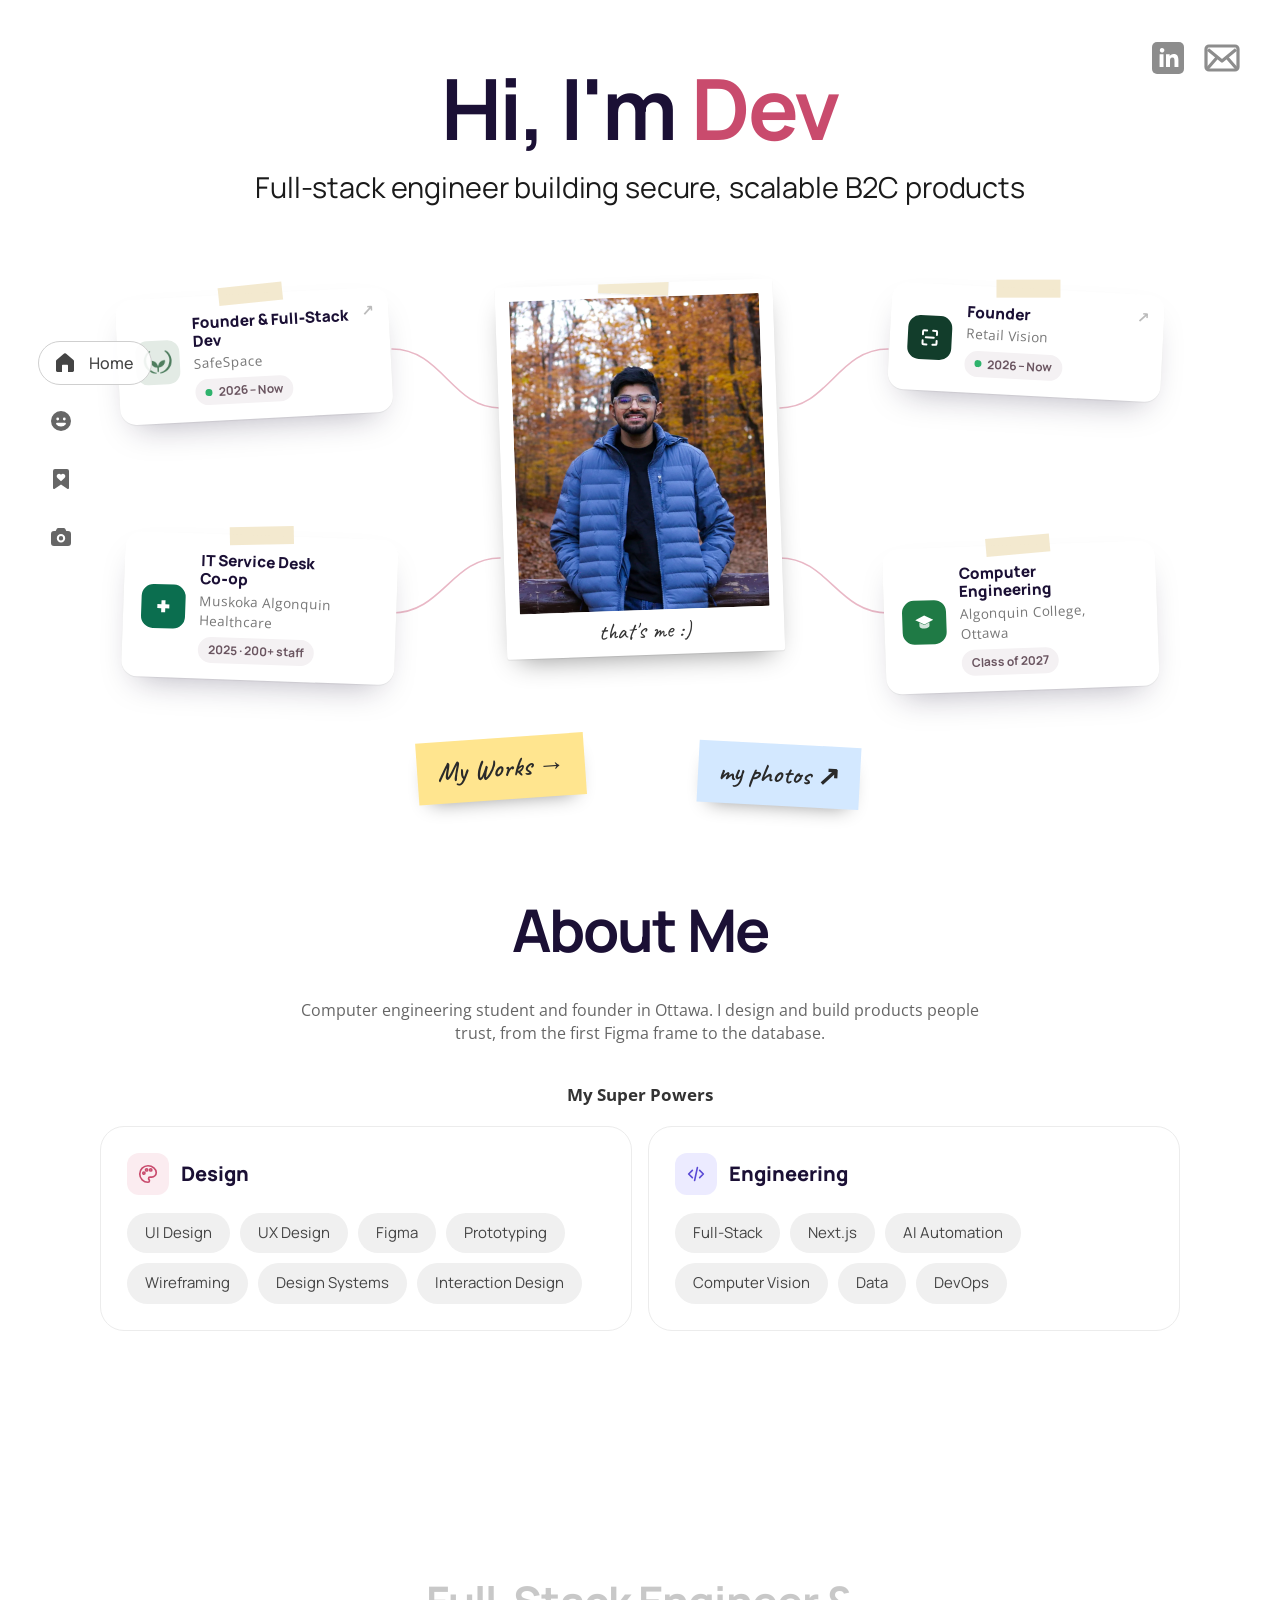
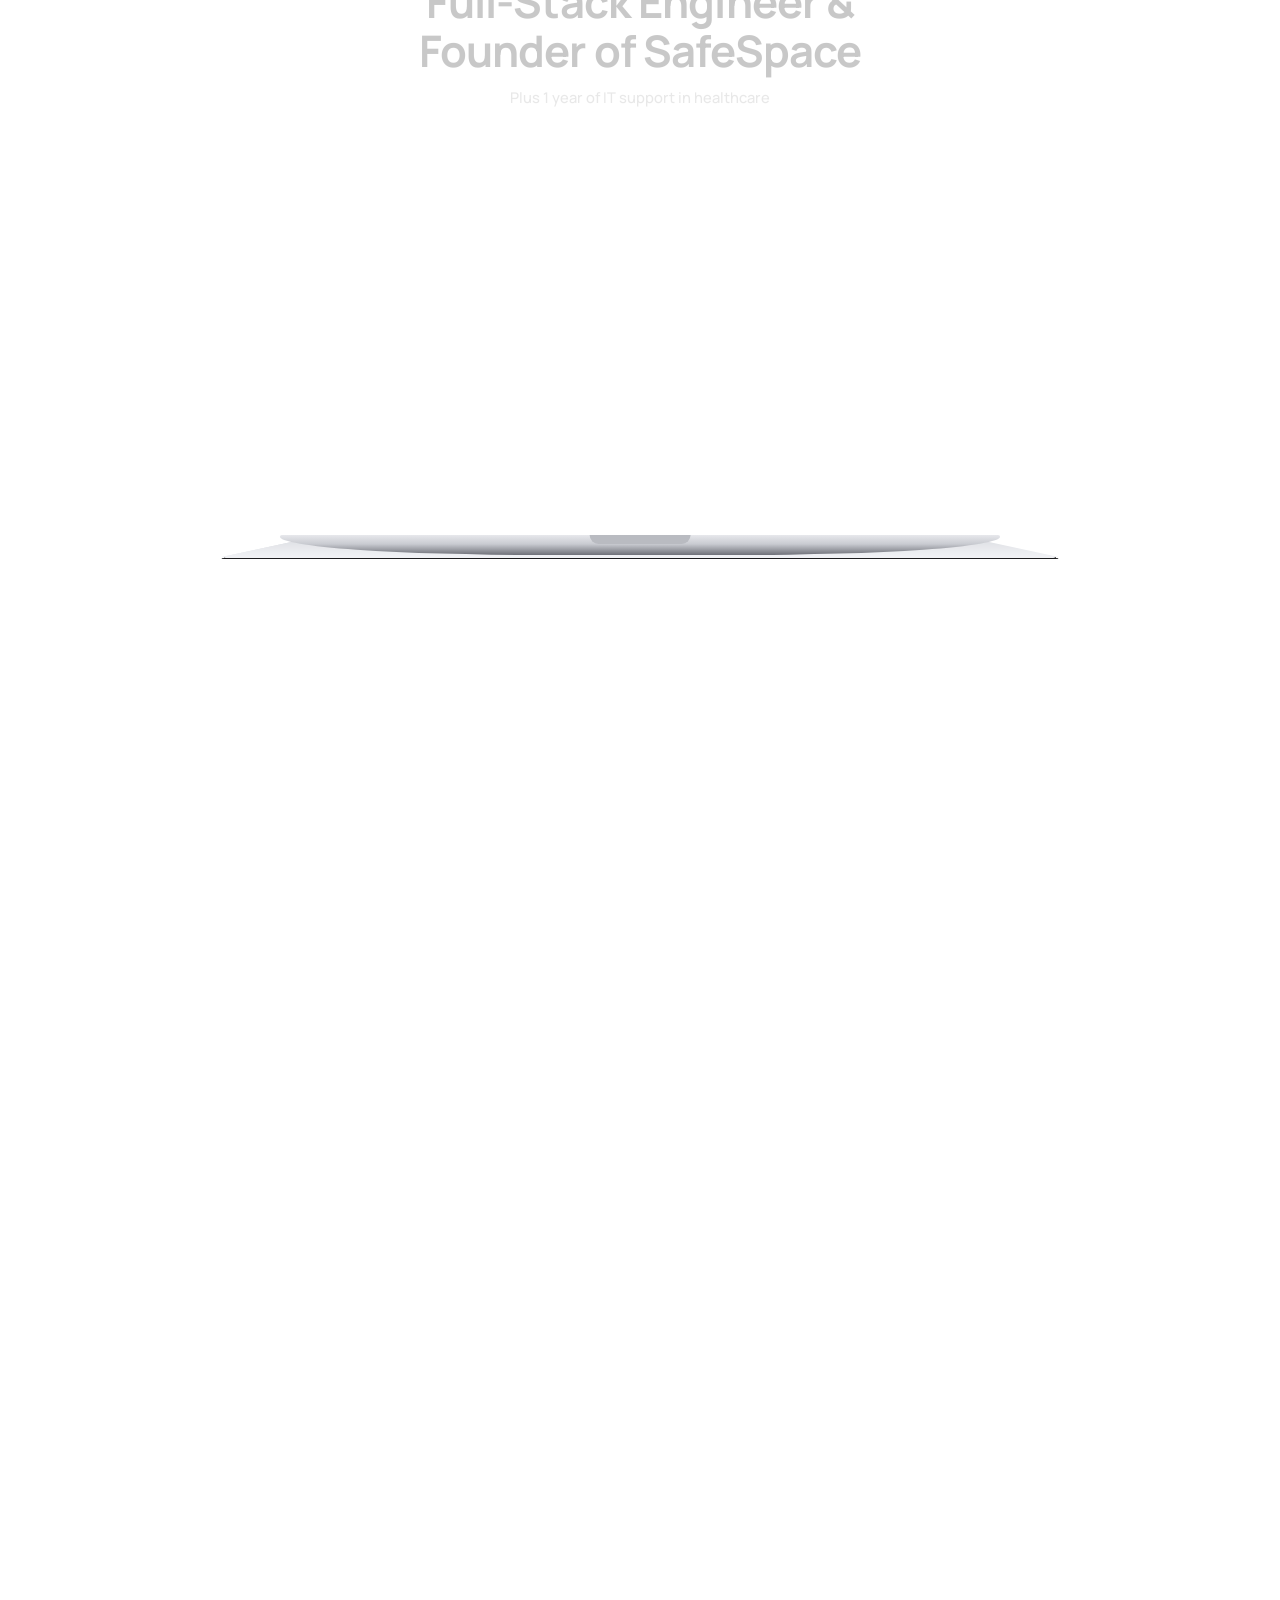
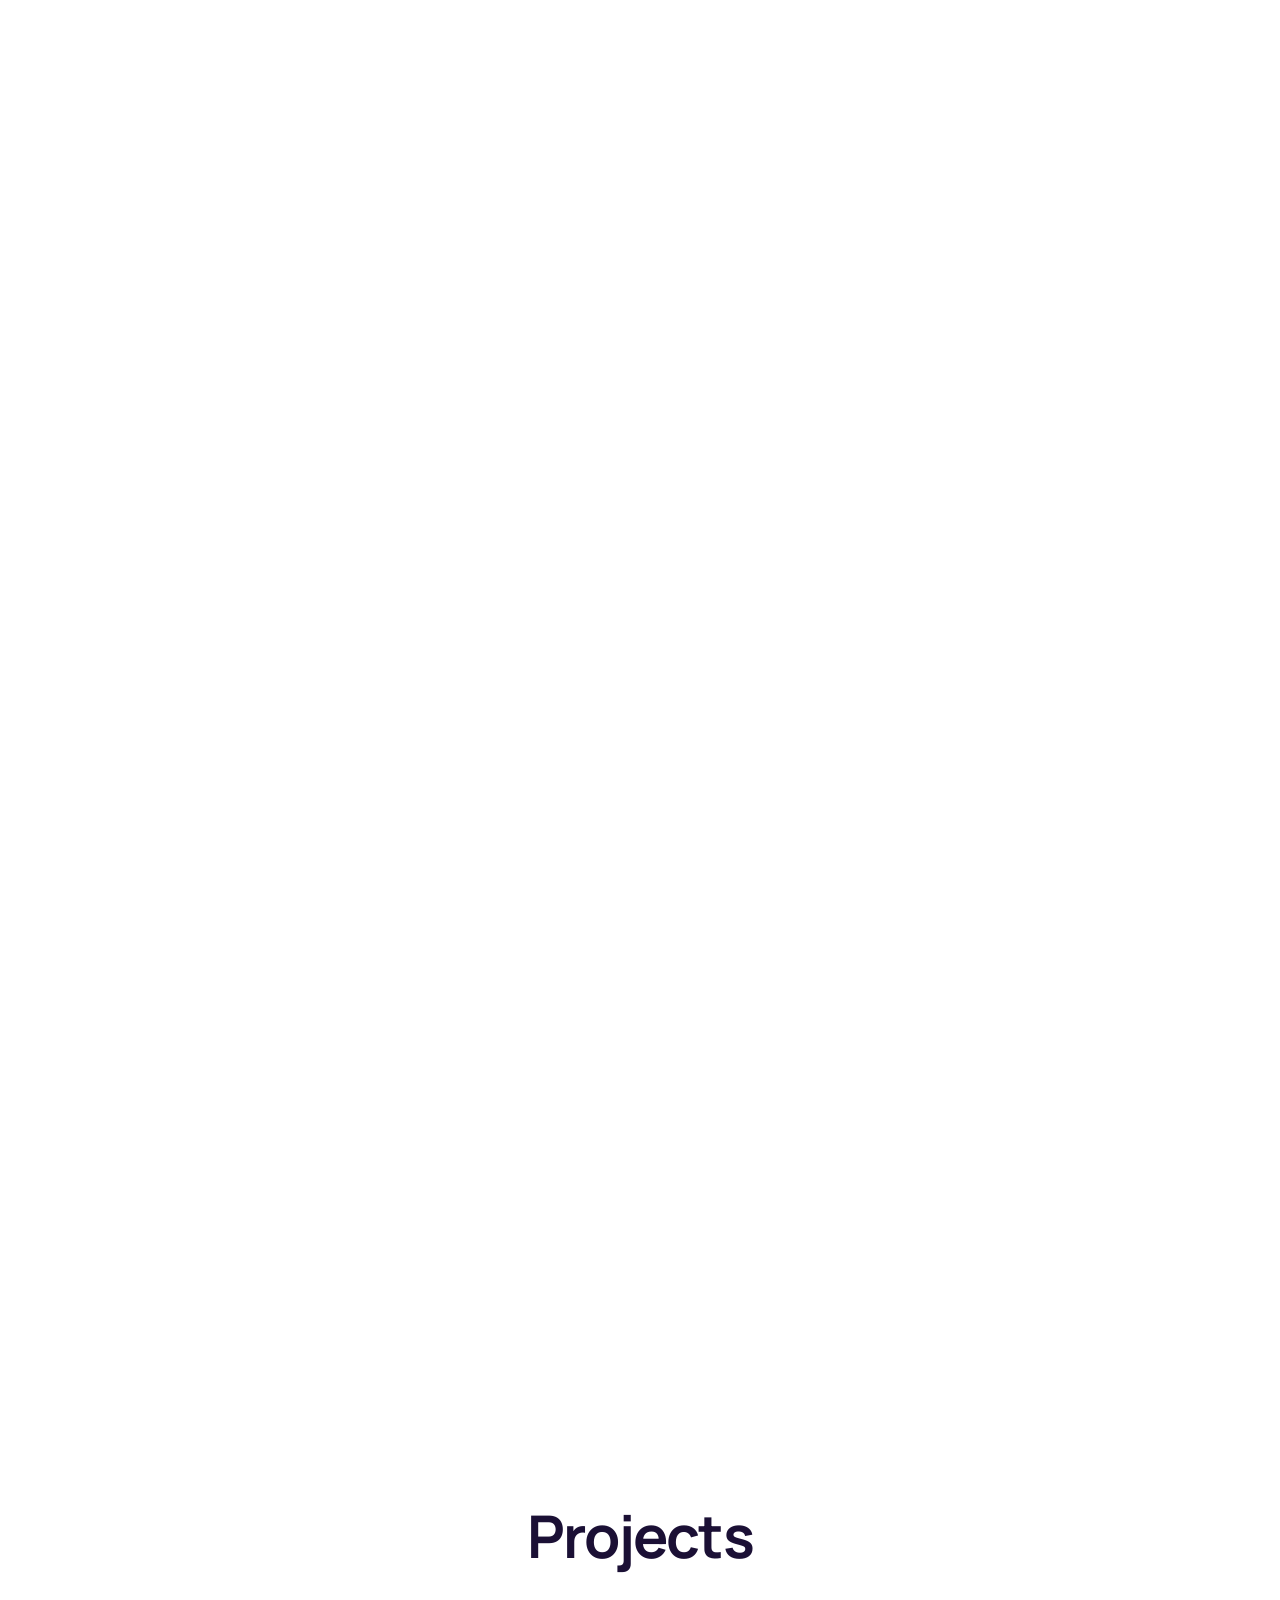
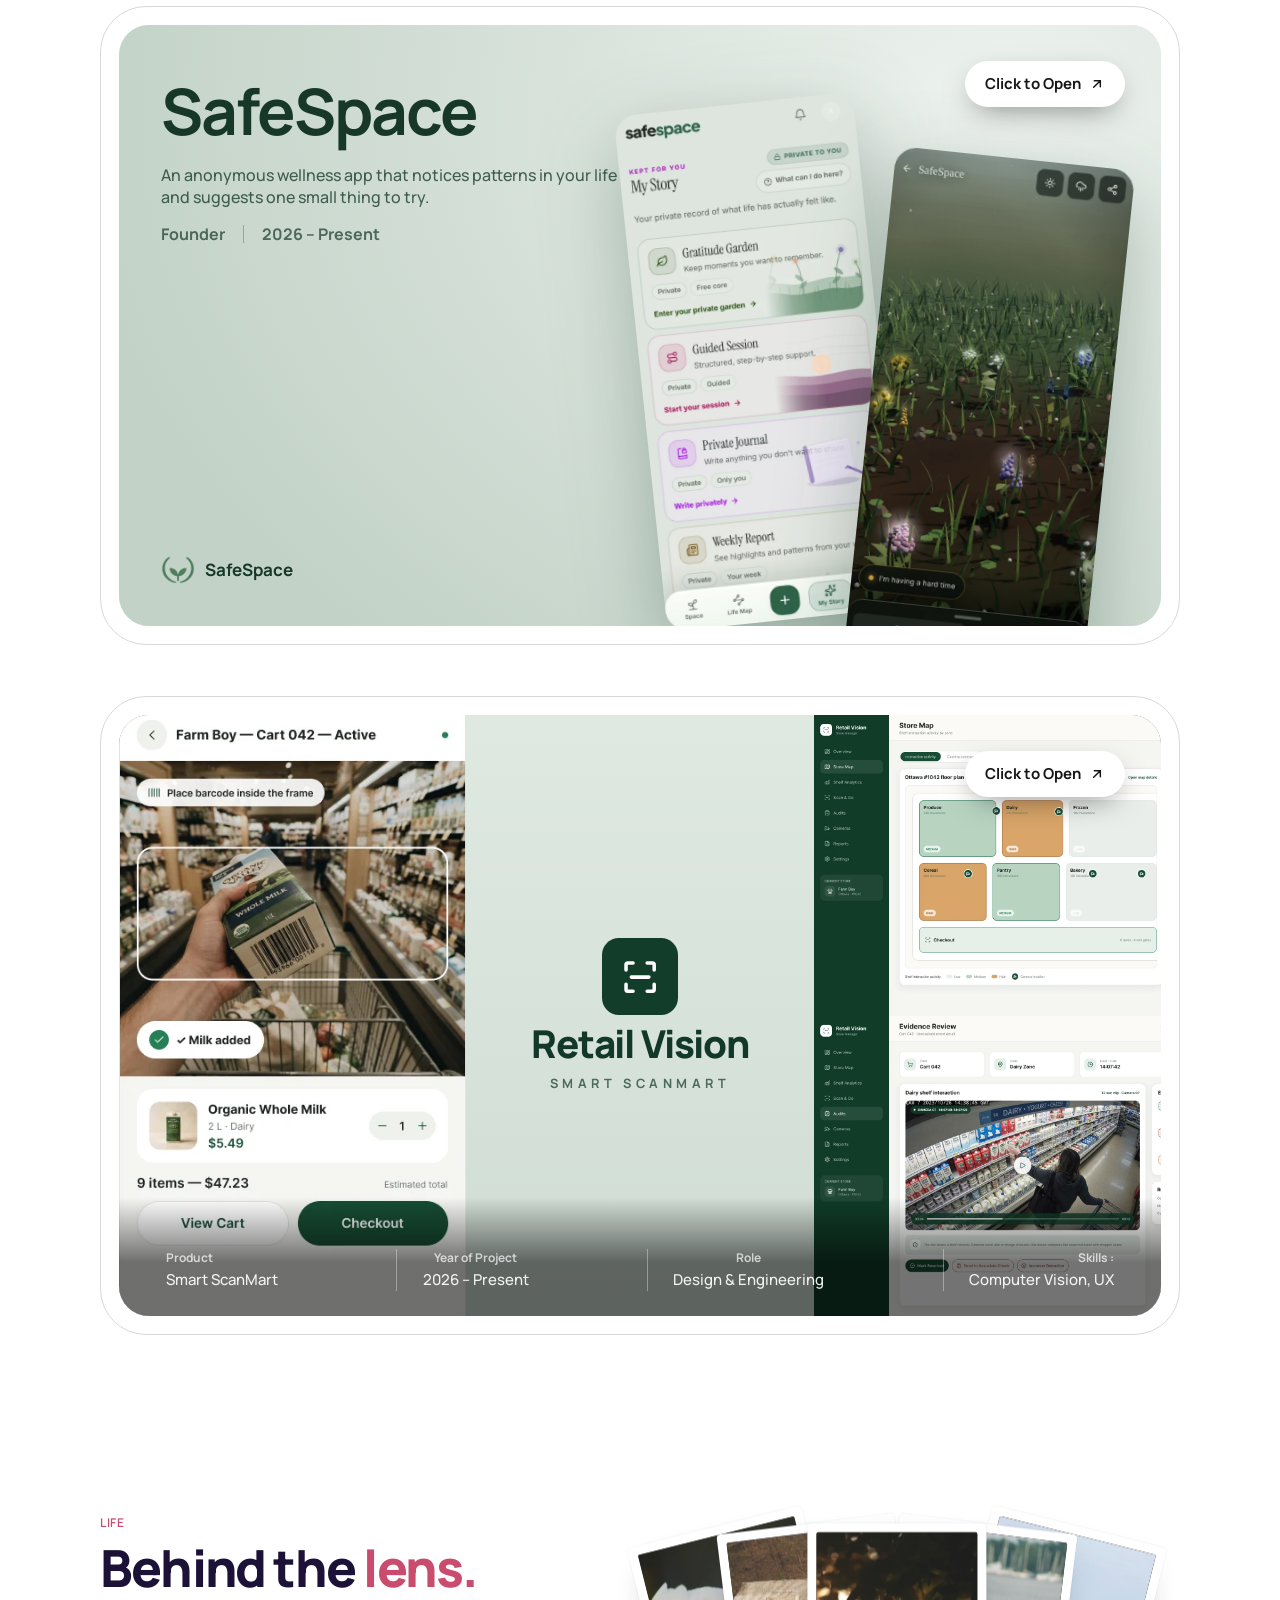
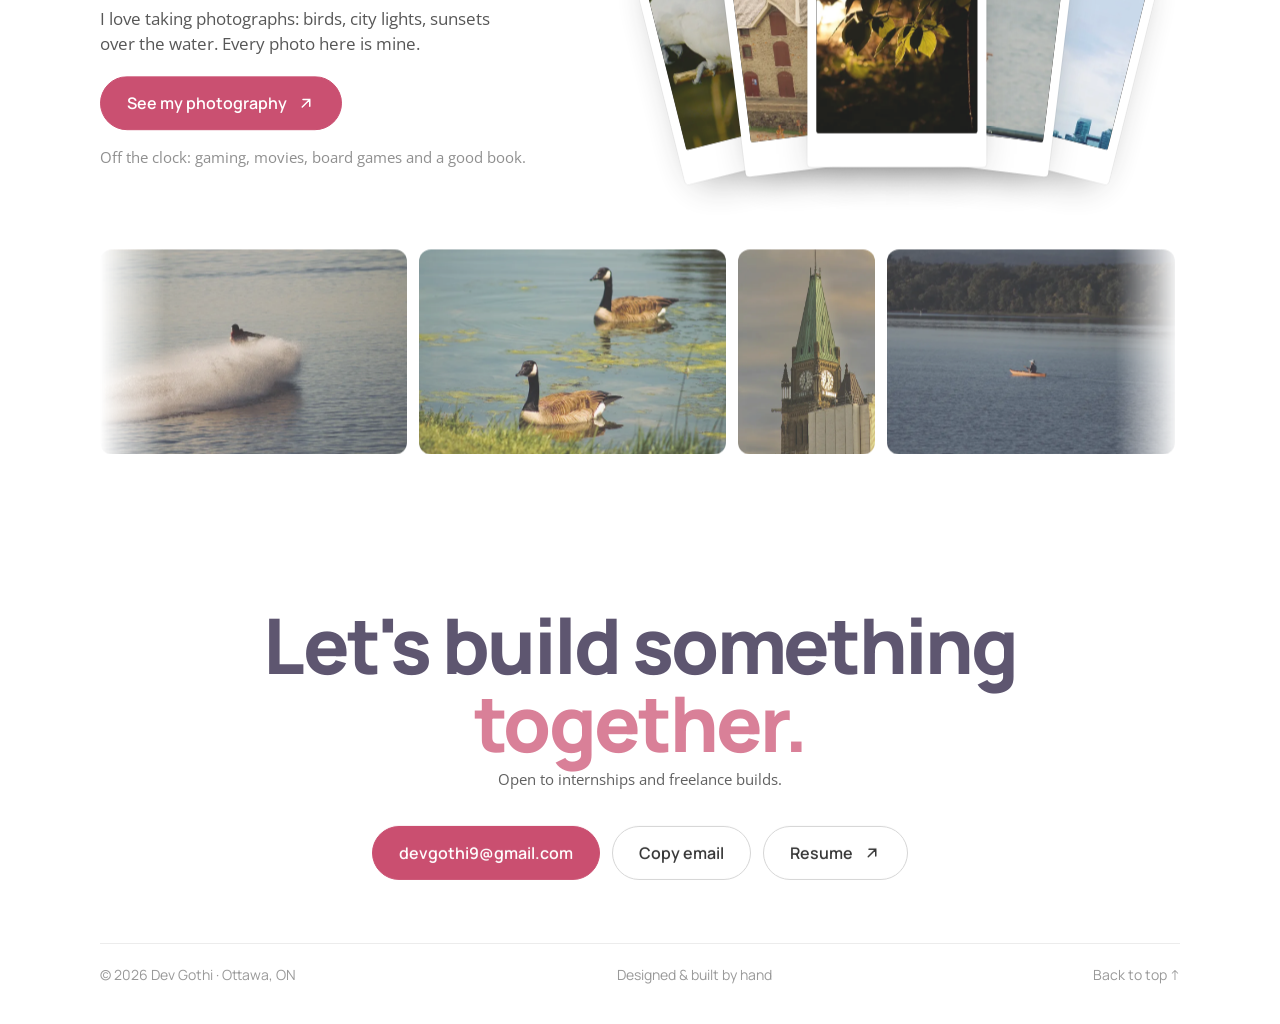
<file: index.html>
<!doctype html>
<html lang="en" class="no-js">
<head>
  <meta charset="utf-8">
  <meta name="viewport" content="width=device-width, initial-scale=1">
  <title>Dev Gothi — Full-stack engineer & founder</title>
  <meta name="description" content="Hi, I'm Dev. Full-stack engineer and founder of SafeSpace, building secure, scalable B2C products. Computer Engineering at Algonquin College, Ottawa.">
  <meta name="theme-color" content="#ffffff">
  <meta property="og:title" content="Hi, I'm Dev — full-stack engineer & founder">
  <meta property="og:description" content="Founder of SafeSpace. Full-stack, AI automation & computer vision. Ottawa, ON.">
  <meta property="og:type" content="website">
  <link rel="icon" href="assets/favicon.svg" type="image/svg+xml">
  <link rel="preload" href="assets/fonts/manrope-latin-wght-normal.woff2" as="font" type="font/woff2" crossorigin>
  <link rel="stylesheet" href="assets/css/style.css">
  <script>document.documentElement.classList.replace('no-js', 'js');</script>
</head>
<body data-page="home">

<div class="curtain" aria-hidden="true"></div>

<!-- custom cursor -->
<div class="cursor" aria-hidden="true">
  <svg class="cursor__arrow" viewBox="0 0 30 30"><defs><linearGradient id="cg" x1="0" y1="0" x2="1" y2="1"><stop offset="0" stop-color="#ff3d8b"/><stop offset="1" stop-color="#b0105f"/></linearGradient></defs><path d="M2 2 L27 13 L15.5 15.5 L13 27 Z" fill="url(#cg)" stroke="#fff" stroke-width="1.4" stroke-linejoin="round"/></svg>
  <svg class="cursor__hand" viewBox="0 0 32 32"><path d="M11 3.5c1.3 0 2.3 1 2.3 2.3v8.1l.9-.1c.3-1.2 1.3-2 2.5-2 1.1 0 2 .7 2.4 1.7.4-.4 1-.6 1.6-.6 1.2 0 2.2.9 2.4 2.1.4-.2.8-.3 1.2-.3 1.4 0 2.5 1.1 2.5 2.5v5.6c0 4.4-3.6 8-8 8h-2.2c-2.6 0-5-1.3-6.5-3.4l-4.6-6.6c-.7-1-.5-2.4.5-3.1 1-.7 2.3-.6 3.1.3l1.2 1.3V5.8c0-1.3 1-2.3 2.2-2.3Z" fill="#e8336f" stroke="#fff" stroke-width="1.3" stroke-linejoin="round"/></svg>
  <span class="cursor__label">Click to Open</span>
</div>

<!-- sidebar nav -->
<nav class="side" aria-label="Sections">
  <a href="#home" class="side__item is-active" data-nav="home" aria-label="Home">
    <svg viewBox="0 0 24 24" fill="currentColor"><path d="M11.1 2.6a1.4 1.4 0 0 1 1.8 0l7.6 6.5c.3.3.5.7.5 1.1v9.4c0 .8-.7 1.4-1.4 1.4H15v-6.3c0-.6-.4-1-1-1h-4c-.6 0-1 .4-1 1V21H4.4c-.8 0-1.4-.6-1.4-1.4v-9.4c0-.4.2-.8.5-1.1l7.6-6.5Z"/></svg>
    <span class="side__label">Home</span>
  </a>
  <a href="#about" class="side__item" data-nav="about" aria-label="About">
    <svg viewBox="0 0 24 24" fill="currentColor"><path d="M12 2a10 10 0 1 1 0 20 10 10 0 0 1 0-20Zm-3.3 6.6a1.4 1.4 0 1 0 0 2.8 1.4 1.4 0 0 0 0-2.8Zm6.6 0a1.4 1.4 0 1 0 0 2.8 1.4 1.4 0 0 0 0-2.8Zm-7.4 5.2a.9.9 0 0 0-.7 1.4A5.7 5.7 0 0 0 12 17.6a5.7 5.7 0 0 0 4.8-2.4.9.9 0 0 0-.7-1.4H7.9Z"/></svg>
    <span class="side__label">About</span>
  </a>
  <a href="#projects" class="side__item" data-nav="projects" aria-label="Projects">
    <svg viewBox="0 0 24 24" fill="currentColor"><path d="M6 2h12a2 2 0 0 1 2 2v17.2c0 .7-.8 1.1-1.4.7L12 17.4l-6.6 4.5c-.6.4-1.4 0-1.4-.7V4a2 2 0 0 1 2-2Zm6 12.3 3.5-3.3c1-1 1.1-2.6.1-3.5a2.4 2.4 0 0 0-3.4 0l-.2.2-.2-.2a2.4 2.4 0 0 0-3.4 0c-1 .9-.9 2.5.1 3.5l3.5 3.3Z"/></svg>
    <span class="side__label">Projects</span>
  </a>
  <a href="#life" class="side__item" data-nav="life" aria-label="Life">
    <svg viewBox="0 0 24 24" fill="currentColor"><path d="M9.2 3h5.6c.6 0 1.1.3 1.4.8L17.3 6H19a3 3 0 0 1 3 3v9a3 3 0 0 1-3 3H5a3 3 0 0 1-3-3V9a3 3 0 0 1 3-3h1.7l1.1-2.2c.3-.5.8-.8 1.4-.8ZM12 9a4.2 4.2 0 1 0 0 8.4A4.2 4.2 0 0 0 12 9Zm0 2a2.2 2.2 0 1 1 0 4.4 2.2 2.2 0 0 1 0-4.4Z"/></svg>
    <span class="side__label">Life</span>
  </a>
</nav>

<!-- socials -->
<div class="socials">
  <a href="https://www.linkedin.com/in/dev-gothi-11730b32b" target="_blank" rel="noopener" aria-label="LinkedIn">
    <svg viewBox="0 0 36 36"><rect x="2" y="2" width="32" height="32" rx="5" fill="currentColor"/><path fill="#fff" d="M9.6 14.2h3.9V27H9.6zM11.6 8a2.3 2.3 0 1 1 0 4.5 2.3 2.3 0 0 1 0-4.5Zm4.4 6.2h3.7v1.8h.1c.5-1 1.8-2.1 3.8-2.1 4 0 4.8 2.7 4.8 6.1V27h-3.9v-6.2c0-1.5 0-3.4-2.1-3.4s-2.4 1.6-2.4 3.3V27H16z"/></svg>
  </a>
  <a href="https://mail.google.com/mail/?view=cm&amp;fs=1&amp;to=devgothi9@gmail.com" target="_blank" rel="noopener" aria-label="Email me on Gmail">
    <svg viewBox="0 0 36 36"><rect x="2" y="6" width="32" height="24" rx="3" fill="none" stroke="currentColor" stroke-width="3.2"/><path d="M4 9.5 18 21 32 9.5" fill="none" stroke="currentColor" stroke-width="3.2" stroke-linejoin="round"/><path d="M3.5 28.5 13.5 17M32.5 28.5 22.5 17" stroke="currentColor" stroke-width="3.2"/></svg>
  </a>
</div>

<main>

  <!-- ================= HOME ================= -->
  <section class="hero" id="home" data-section="home">
    <h1 class="hero__title" data-hero><span class="hero__word">Hi,</span> <span class="hero__word">I'm</span> <span class="hero__word pink">Dev</span></h1>
    <p class="hero__sub" data-hero-sub>Full-stack engineer building secure, scalable B2C products</p>

    <div class="wall" data-wall>
      <svg class="wall__lines" viewBox="0 0 1160 600" preserveAspectRatio="none" aria-hidden="true">
        <path d="M440 179 C 392 179 382 120 332 120" />
        <path d="M720 179 C 768 179 778 120 828 120" />
        <path d="M440 329 C 392 329 382 384 332 384" />
        <path d="M720 329 C 768 329 778 384 828 384" />
      </svg>

      <div class="print print--me" style="--x:50;--y:40;--w:24;--r:-2deg" data-depth="0.3">
        <a class="print__card" href="#about" data-open="Say hi" aria-label="About me" data-tilt>
          <img src="assets/me/dev.webp" alt="Dev Gothi smiling in an autumn forest" width="800" height="1000">
          <span class="me__glare" aria-hidden="true"></span>
          <span class="print__caption"><span class="cap-a">that's me :)</span><span class="cap-b">hi there!</span></span>
        </a>
      </div>

      <a class="xp" href="#safespace" data-case="safespace" data-open="Open case study" style="--x:17;--y:20;--r:-3deg;--dx:16px;--dy:6px" data-depth="0.9">
        <span class="xp__logo" style="background:#e3ebe5"><img src="assets/work/ss-mark.webp" alt="" width="30" height="25"></span>
        <span class="xp__body"><b>Founder &amp; Full&#8209;Stack Dev</b><span>SafeSpace</span></span>
        <span class="xp__date"><i class="xp__live"></i>2026 – Now</span>
      </a>
      <a class="xp" href="#retail-vision" data-case="retail-vision" data-open="Open case study" style="--x:83;--y:20;--r:3deg;--dx:-16px;--dy:6px" data-depth="1.1">
        <span class="xp__logo" style="background:#123d2b"><svg viewBox="0 0 24 24" fill="none" stroke="#fff" stroke-width="2" stroke-linecap="round"><path d="M5 9V6a1 1 0 0 1 1-1h3M15 5h3a1 1 0 0 1 1 1v3M19 15v3a1 1 0 0 1-1 1h-3M9 19H6a1 1 0 0 1-1-1v-3M8 12h8"/></svg></span>
        <span class="xp__body"><b>Founder</b><span>Retail Vision</span></span>
        <span class="xp__date"><i class="xp__live"></i>2026 – Now</span>
      </a>
      <div class="xp" style="--x:17;--y:64;--r:2deg;--dx:16px;--dy:-6px" data-depth="1.2">
        <span class="xp__logo" style="background:#0b6e4f"><svg viewBox="0 0 24 24"><path d="M10 6h4v4h4v4h-4v4h-4v-4H6v-4h4z" fill="#fff"/></svg></span>
        <span class="xp__body"><b>IT Service Desk Co&#8209;op</b><span>Muskoka Algonquin Healthcare</span></span>
        <span class="xp__date">2025 · 200+ staff</span>
      </div>
      <div class="xp" style="--x:83;--y:64;--r:-2deg;--dx:-16px;--dy:-6px" data-depth="0.8">
        <span class="xp__logo" style="background:#1f7a45"><svg viewBox="0 0 24 24"><path d="M12 5 21 9.5 12 14 3 9.5Z" fill="#fff"/><path d="M7 12v3.5c0 1.4 2.2 2.5 5 2.5s5-1.1 5-2.5V12l-5 2.5Z" fill="#fff" opacity=".8"/></svg></span>
        <span class="xp__body"><b>Computer Engineering</b><span>Algonquin College, Ottawa</span></span>
        <span class="xp__date">Class of 2027</span>
      </div>

      <a class="note note--yellow" href="#projects" style="--x:38;--y:90;--r:-4deg" data-depth="1.3" data-open="My Works">My Works →</a>
      <a class="note note--blue" href="#life" style="--x:62;--y:91;--r:3deg" data-depth="1.4" data-open="My photography">my photos ↗</a>
    </div>
  </section>

  <!-- ================= ABOUT ================= -->
  <section class="section wrap about" id="about" data-section="about">
    <h2 class="title" data-reveal>About Me</h2>
    <p class="about__lead" data-reveal>Computer engineering student and founder in Ottawa. I design and build products people trust, from the first Figma frame to the database.</p>
    <h4 class="about__h about__h--center" data-reveal>My Super Powers</h4>
    <div class="skills">
      <div class="skill" data-reveal>
        <div class="skill__head"><span class="skill__icon" style="background:#fbecf0;color:#c94b6d"><svg viewBox="0 0 24 24" fill="none" stroke="currentColor" stroke-width="1.8" stroke-linecap="round" stroke-linejoin="round"><path d="M12 3a9 9 0 1 0 0 18c1 0 1.6-.8 1.6-1.6 0-.5-.2-.9-.5-1.2-.3-.3-.5-.7-.5-1.2 0-.9.7-1.6 1.6-1.6H16a5 5 0 0 0 5-5c0-4-4-7.4-9-7.4Z"/><circle cx="7.5" cy="11" r="1.2"/><circle cx="10.5" cy="7.5" r="1.2"/><circle cx="15" cy="7.5" r="1.2"/></svg></span><b>Design</b></div>
        <div class="chips"><span class="chip">UI Design</span><span class="chip">UX Design</span><span class="chip">Figma</span><span class="chip">Prototyping</span><span class="chip">Wireframing</span><span class="chip">Design Systems</span><span class="chip">Interaction Design</span></div>
      </div>
      <div class="skill" data-reveal>
        <div class="skill__head"><span class="skill__icon" style="background:#ecebff;color:#5b4bd6"><svg viewBox="0 0 24 24" fill="none" stroke="currentColor" stroke-width="1.8" stroke-linecap="round" stroke-linejoin="round"><path d="m8 8-4 4 4 4M16 8l4 4-4 4M13.5 5l-3 14"/></svg></span><b>Engineering</b></div>
        <div class="chips"><span class="chip">Full-Stack</span><span class="chip">Next.js</span><span class="chip">AI Automation</span><span class="chip">Computer Vision</span><span class="chip">Data</span><span class="chip">DevOps</span></div>
      </div>
    </div>

  </section>

  <!-- ================= LAPTOP INTRO ================= -->
  <section class="intro" data-intro>
    <div class="intro__text">
      <h2 class="intro__title" data-intro-title>Full-Stack Engineer &amp;<br>Founder of SafeSpace</h2>
      <p class="intro__sub" data-intro-sub>Plus 1 year of IT support in healthcare</p>
    </div>
    <div class="laptop-wrap"><div class="laptop" data-laptop>
      <div class="laptop__lid" data-lid>
        <div class="laptop__screen">
          <div class="lscreen">
            <div class="lscreen__bar"><i></i><i></i><i></i><span>devgothi — projects</span></div>
            <a class="lscreen__tile lscreen__tile--ss" href="#safespace" data-case="safespace" data-fly data-open><b>SafeSpace</b><small>Anonymous wellness app</small></a>
            <a class="lscreen__tile lscreen__tile--rv" href="#retail-vision" data-case="retail-vision" data-fly data-open><b>Retail Vision</b><small>Checkout without lines</small></a>
          </div>
        </div>
      </div>
      <div class="laptop__base"></div>
    </div></div>
  </section>

  <!-- ================= PROJECTS ================= -->
  <section class="section wrap" id="projects" data-section="projects" style="padding-top:clamp(40px,5vw,70px)">
    <h2 class="title" data-reveal>Projects</h2>
    <div class="projects">

      <div class="sleeve">
        <a class="card card--light" href="#safespace" data-case="safespace" data-open>
          <div class="card__visual ss2">
            <img class="ss2__phone ss2__phone--a" src="assets/work/ss-insights.webp" alt="" width="600" height="1298" loading="lazy">
            <img class="ss2__phone ss2__phone--b" src="assets/work/ss-garden.webp" alt="" width="600" height="1298" loading="lazy">
          </div>
          <div class="card__text">
            <h3 class="card__name">SafeSpace</h3>
            <p class="card__desc">An anonymous wellness app that notices patterns in your life and suggests one small thing to try.</p>
            <div class="card__inside"><span>Founder</span><i></i><span>2026 – Present</span></div>
          </div>
          <div class="card__logo"><img src="assets/work/ss-mark.webp" alt="" width="34" height="28">SafeSpace</div>
          <span class="card__open">Click to Open <svg viewBox="0 0 24 24" fill="none" stroke="currentColor" stroke-width="2.2" stroke-linecap="round"><path d="M7 17 17 7M8 7h9v9"/></svg></span>
        </a>
      </div>

      <div class="sleeve">
        <a class="card" href="#retail-vision" data-case="retail-vision" data-open>
          <div class="card__visual rv-collage">
            <div class="rv-collage__l"><img src="assets/work/rv-scanner.webp" alt="" width="390" height="844" loading="lazy"></div>
            <div class="rv-collage__c">
              <div class="rv-mark">
                <b><svg viewBox="0 0 24 24" fill="none" stroke="#fff" stroke-width="2" stroke-linecap="round"><path d="M4 8V5a1 1 0 0 1 1-1h3M16 4h3a1 1 0 0 1 1 1v3M20 16v3a1 1 0 0 1-1 1h-3M8 20H5a1 1 0 0 1-1-1v-3M7 12h10"/></svg></b>
                <span>Retail Vision</span>
                <em>Smart ScanMart</em>
              </div>
            </div>
            <div class="rv-collage__r">
              <div><img src="assets/work/rv-map.webp" alt="" width="1440" height="960" loading="lazy"></div>
              <div><img src="assets/work/rv-evidence.webp" alt="" width="1440" height="960" loading="lazy"></div>
            </div>
          </div>
          <div class="card__meta">
            <div><small>Product</small><span>Smart ScanMart</span></div>
            <div><small>Year of Project</small><span>2026 – Present</span></div>
            <div><small>Role</small><span>Design &amp; Engineering</span></div>
            <div><small>Skills :</small><span>Computer Vision, UX</span></div>
          </div>
          <span class="card__open">Click to Open <svg viewBox="0 0 24 24" fill="none" stroke="currentColor" stroke-width="2.2" stroke-linecap="round"><path d="M7 17 17 7M8 7h9v9"/></svg></span>
        </a>
      </div>

    </div>
  </section>

  <!-- ================= LIFE ================= -->
  <section class="section wrap" id="life" data-section="life">
    <div class="life">
      <div class="life__text">
        <span class="eyebrow mono" data-reveal>Life</span>
        <h2 class="life__h" data-reveal>Behind the <span class="pink">lens.</span></h2>
        <p class="life__p" data-reveal>I love taking photographs: birds, city lights, sunsets over the water. Every photo here is mine.</p>
        <div data-reveal><a class="btn btn--pink" href="https://devphotography.vercel.app/" target="_blank" rel="noopener">See my photography <svg viewBox="0 0 24 24" fill="none" stroke="currentColor" stroke-width="2" stroke-linecap="round"><path d="M7 17 17 7M8 7h9v9"/></svg></a></div>
        <p class="life__also" data-reveal>Off the clock: gaming, movies, board games and a good book.</p>
      </div>
      <div class="polaroids" data-reveal>
        <button class="pol" type="button" style="--i:-2" data-photo="4919" data-open="View photo" aria-label="View photograph"><span class="frame"><img src="assets/photos/sm/4919.webp" alt="Photograph by Dev" loading="lazy"></span></button>
        <button class="pol" type="button" style="--i:-1" data-photo="2364" data-open="View photo" aria-label="View photograph"><span class="frame"><img src="assets/photos/sm/2364.webp" alt="Photograph by Dev" loading="lazy"></span></button>
        <button class="pol" type="button" style="--i:2" data-photo="3277" data-open="View photo" aria-label="View photograph"><span class="frame"><img src="assets/photos/sm/3277.webp" alt="Photograph by Dev" loading="lazy"></span></button>
        <button class="pol" type="button" style="--i:1" data-photo="4385" data-open="View photo" aria-label="View photograph"><span class="frame"><img src="assets/photos/sm/4385.webp" alt="Photograph by Dev" loading="lazy"></span></button>
        <button class="pol" type="button" style="--i:0" data-photo="2690" data-open="View photo" aria-label="View photograph"><span class="frame"><img src="assets/photos/sm/2690.webp" alt="Photograph by Dev" loading="lazy"></span></button>
      </div>
    </div>
    <div class="strip" data-reveal aria-label="More of my photographs">
      <div class="strip__track">
        <div class="strip__group">
          <button class="strip__item" type="button" data-photo="2940" data-open="View photo" aria-label="View photograph"><img src="assets/photos/sm/2940.webp" alt="Photograph by Dev" width="720" height="480" loading="lazy"></button>
          <button class="strip__item" type="button" data-photo="1585" data-open="View photo" aria-label="View photograph"><img src="assets/photos/sm/1585.webp" alt="Photograph by Dev" width="720" height="480" loading="lazy"></button>
          <button class="strip__item" type="button" data-photo="2346" data-open="View photo" aria-label="View photograph"><img src="assets/photos/sm/2346.webp" alt="Photograph by Dev" width="480" height="720" loading="lazy"></button>
          <button class="strip__item" type="button" data-photo="2895" data-open="View photo" aria-label="View photograph"><img src="assets/photos/sm/2895.webp" alt="Photograph by Dev" width="720" height="512" loading="lazy"></button>
          <button class="strip__item" type="button" data-photo="0806" data-open="View photo" aria-label="View photograph"><img src="assets/photos/sm/0806.webp" alt="Photograph by Dev" width="410" height="720" loading="lazy"></button>
          <button class="strip__item" type="button" data-photo="2427" data-open="View photo" aria-label="View photograph"><img src="assets/photos/sm/2427.webp" alt="Photograph by Dev" width="720" height="467" loading="lazy"></button>
          <button class="strip__item" type="button" data-photo="bird" data-open="View photo" aria-label="View photograph"><img src="assets/photos/sm/bird.webp" alt="Photograph by Dev" width="720" height="459" loading="lazy"></button>
          <button class="strip__item" type="button" data-photo="4406" data-open="View photo" aria-label="View photograph"><img src="assets/photos/sm/4406.webp" alt="Photograph by Dev" width="720" height="480" loading="lazy"></button>
          <button class="strip__item" type="button" data-photo="2680" data-open="View photo" aria-label="View photograph"><img src="assets/photos/sm/2680.webp" alt="Photograph by Dev" width="720" height="480" loading="lazy"></button>
          <button class="strip__item" type="button" data-photo="4347" data-open="View photo" aria-label="View photograph"><img src="assets/photos/sm/4347.webp" alt="Photograph by Dev" width="720" height="479" loading="lazy"></button>
          <button class="strip__item" type="button" data-photo="2929" data-open="View photo" aria-label="View photograph"><img src="assets/photos/sm/2929.webp" alt="Photograph by Dev" width="720" height="462" loading="lazy"></button>
          <button class="strip__item" type="button" data-photo="3736" data-open="View photo" aria-label="View photograph"><img src="assets/photos/sm/3736.webp" alt="Photograph by Dev" width="720" height="480" loading="lazy"></button>
          <button class="strip__item" type="button" data-photo="4415" data-open="View photo" aria-label="View photograph"><img src="assets/photos/sm/4415.webp" alt="Photograph by Dev" width="720" height="480" loading="lazy"></button>
          <button class="strip__item" type="button" data-photo="0808" data-open="View photo" aria-label="View photograph"><img src="assets/photos/sm/0808.webp" alt="Photograph by Dev" width="403" height="720" loading="lazy"></button>
          <button class="strip__item" type="button" data-photo="1245" data-open="View photo" aria-label="View photograph"><img src="assets/photos/sm/1245.webp" alt="Photograph by Dev" width="720" height="480" loading="lazy"></button>
          <button class="strip__item" type="button" data-photo="2897" data-open="View photo" aria-label="View photograph"><img src="assets/photos/sm/2897.webp" alt="Photograph by Dev" width="720" height="480" loading="lazy"></button>
          <button class="strip__item" type="button" data-photo="2395" data-open="View photo" aria-label="View photograph"><img src="assets/photos/sm/2395.webp" alt="Photograph by Dev" width="720" height="480" loading="lazy"></button>
          <button class="strip__item" type="button" data-photo="2718" data-open="View photo" aria-label="View photograph"><img src="assets/photos/sm/2718.webp" alt="Photograph by Dev" width="720" height="480" loading="lazy"></button>
          <button class="strip__item" type="button" data-photo="1536" data-open="View photo" aria-label="View photograph"><img src="assets/photos/sm/1536.webp" alt="Photograph by Dev" width="720" height="480" loading="lazy"></button>
          <button class="strip__item" type="button" data-photo="4901" data-open="View photo" aria-label="View photograph"><img src="assets/photos/sm/4901.webp" alt="Photograph by Dev" width="720" height="480" loading="lazy"></button>
          <button class="strip__item" type="button" data-photo="3636" data-open="View photo" aria-label="View photograph"><img src="assets/photos/sm/3636.webp" alt="Photograph by Dev" width="480" height="720" loading="lazy"></button>
          <button class="strip__item" type="button" data-photo="3014" data-open="View photo" aria-label="View photograph"><img src="assets/photos/sm/3014.webp" alt="Photograph by Dev" width="720" height="480" loading="lazy"></button>
          <button class="strip__item" type="button" data-photo="2810" data-open="View photo" aria-label="View photograph"><img src="assets/photos/sm/2810.webp" alt="Photograph by Dev" width="720" height="489" loading="lazy"></button>
          <button class="strip__item" type="button" data-photo="2348" data-open="View photo" aria-label="View photograph"><img src="assets/photos/sm/2348.webp" alt="Photograph by Dev" width="480" height="720" loading="lazy"></button>
          <button class="strip__item" type="button" data-photo="4272" data-open="View photo" aria-label="View photograph"><img src="assets/photos/sm/4272.webp" alt="Photograph by Dev" width="720" height="524" loading="lazy"></button>
          <button class="strip__item" type="button" data-photo="2402" data-open="View photo" aria-label="View photograph"><img src="assets/photos/sm/2402.webp" alt="Photograph by Dev" width="720" height="480" loading="lazy"></button>
          <button class="strip__item" type="button" data-photo="moon" data-open="View photo" aria-label="View photograph"><img src="assets/photos/sm/moon.webp" alt="Photograph by Dev" width="720" height="480" loading="lazy"></button>
          <button class="strip__item" type="button" data-photo="4810" data-open="View photo" aria-label="View photograph"><img src="assets/photos/sm/4810.webp" alt="Photograph by Dev" width="720" height="480" loading="lazy"></button>
        </div>
      </div>
    </div>
  </section>

  <!-- ================= CONTACT ================= -->
  <section class="contact wrap" id="contact">
    <h2 class="contact__big" data-reveal>Let's build something <span class="pink">together.</span></h2>
    <p class="contact__p" data-reveal>Open to internships and freelance builds.</p>
    <div class="contact__btns" data-reveal>
      <a class="btn btn--pink" href="https://mail.google.com/mail/?view=cm&amp;fs=1&amp;to=devgothi9@gmail.com" target="_blank" rel="noopener">devgothi9@gmail.com</a>
      <button class="btn" type="button" data-copy="devgothi9@gmail.com">Copy email</button>
      <a class="btn" href="assets/DevGothi_Resume.pdf" data-resume>Resume <svg viewBox="0 0 24 24" fill="none" stroke="currentColor" stroke-width="2" stroke-linecap="round"><path d="M7 17 17 7M8 7h9v9"/></svg></a>
    </div>
    <footer class="footer">
      <span>© 2026 Dev Gothi · Ottawa, ON</span>
      <span>Designed &amp; built by hand</span>
      <a href="#home">Back to top ↑</a>
    </footer>
  </section>

</main>

<!-- ================= RÉSUMÉ VIEWER ================= -->
<div class="resume" id="resume" role="dialog" aria-modal="true" aria-label="Resume" hidden>
  <div class="resume__bar">
    <b>Dev Gothi — Resume</b>
    <div class="resume__actions">
      <a class="resume__pdf" href="assets/DevGothi_Resume.pdf" target="_blank" rel="noopener">Open PDF ↗</a>
      <button class="lb__btn resume__close" type="button" data-resume-close aria-label="Close resume"><svg viewBox="0 0 24 24" fill="none" stroke="currentColor" stroke-width="2.2" stroke-linecap="round"><path d="M6 6l12 12M18 6 6 18"/></svg></button>
    </div>
  </div>
  <div class="resume__scroll" data-lenis-prevent>
    <img src="assets/resume/page-1.webp" alt="Dev Gothi resume" width="1275" height="1650" loading="lazy">
  </div>
</div>

<!-- ================= PHOTO LIGHTBOX ================= -->
<div class="lb" id="lightbox" role="dialog" aria-modal="true" aria-label="Photograph" hidden>
  <button class="lb__btn lb__close" type="button" data-lb-close aria-label="Close"><svg viewBox="0 0 24 24" fill="none" stroke="currentColor" stroke-width="2.2" stroke-linecap="round"><path d="M6 6l12 12M18 6 6 18"/></svg></button>
  <button class="lb__btn lb__prev" type="button" data-lb-prev aria-label="Previous photo"><svg viewBox="0 0 24 24" fill="none" stroke="currentColor" stroke-width="2.2" stroke-linecap="round"><path d="M15 6l-6 6 6 6"/></svg></button>
  <figure class="lb__fig"><img class="lb__img" alt="Photograph by Dev"><figcaption class="lb__cap"><span>Photo by Dev Gothi</span><span data-lb-count></span></figcaption></figure>
  <button class="lb__btn lb__next" type="button" data-lb-next aria-label="Next photo"><svg viewBox="0 0 24 24" fill="none" stroke="currentColor" stroke-width="2.2" stroke-linecap="round"><path d="M9 6l6 6-6 6"/></svg></button>
</div>

<!-- ================= CASE STUDY (opens over the page) ================= -->
<div class="case" id="case" role="dialog" aria-modal="true" aria-labelledby="case-title" hidden>
  <div class="case__bar">
    <button class="case__back" type="button" data-case-close>← Back to projects</button>
    <span class="case__name" id="case-title" data-case-title>Case study</span>
    <button class="case__x" type="button" data-case-close aria-label="Close case study"><svg viewBox="0 0 24 24" fill="none" stroke="currentColor" stroke-width="2.2" stroke-linecap="round"><path d="M6 6l12 12M18 6 6 18"/></svg></button>
  </div>
  <div class="case__scroll" data-case-scroll data-lenis-prevent>
    <div class="case__body" data-case-body></div>
  </div>
</div>

<template id="case-safespace" data-title="SafeSpace">
  <article class="cs">
    <header class="cs-hero wrap">
      <span class="eyebrow mono" data-reveal>Case study 01 · Founder</span>
      <h1 class="cs-title" data-reveal>SafeSpace</h1>
      <p class="cs-lede" data-reveal>A private place to let things out, and <span class="pink">make sense</span> of them.</p>
      <dl class="cs-meta" data-reveal>
        <div><dt class="mono">Role</dt><dd>Founder, solo build</dd></div>
        <div><dt class="mono">Timeline</dt><dd>2026 – now</dd></div>
        <div><dt class="mono">Stack</dt><dd>Next.js 14 · Supabase · Stripe · Claude API</dd></div>
        <div><dt class="mono">Status</dt><dd><a href="https://www.thesafespace.dev/" target="_blank" rel="noopener">Live ↗</a> · Android in review</dd></div>
      </dl>
    </header>

    <section class="wrap"><div class="cs-cover" data-reveal><div class="card card--light">
          <div class="card__visual ss2">
            <img class="ss2__phone ss2__phone--a" src="assets/work/ss-insights.webp" alt="" width="600" height="1298">
            <img class="ss2__phone ss2__phone--b" src="assets/work/ss-garden.webp" alt="" width="600" height="1298">
          </div>
          <div class="card__text">
            <h3 class="card__name">SafeSpace</h3>
            <p class="card__desc">An anonymous wellness app that notices patterns in your life and suggests one small thing to try.</p>
            <div class="card__inside"><span>Founder</span><i></i><span>2026 – Present</span></div>
          </div>
          <div class="card__logo"><img src="assets/work/ss-mark.webp" alt="" width="34" height="28">SafeSpace</div>
        </div></div></section>

    <section class="wrap cs-sec">
      <span class="cs-sec__label mono">Overview</span>
      <div><p class="cs-sec__lead" data-reveal>An anonymous wellness app. You share or journal without a real name; SafeSpace spots patterns over time and suggests one small thing to try.</p></div>
    </section>

    <section class="wrap cs-sec">
      <span class="cs-sec__label mono">The problem</span>
      <div>
        <p class="cs-sec__lead" data-reveal>Mood apps track numbers, but rarely explain <span class="pink">why</span> a week felt heavy.</p>
        <p class="cs-sec__body" data-reveal>And most ask who you are before you feel safe enough to be honest.</p>
      </div>
    </section>

    <section class="wrap">
      <div class="shots">
        <figure class="shot shot--12 shot--phones shot--sage" data-reveal>
          <img src="assets/work/ss-home.webp" alt="SafeSpace welcome screen" width="600" height="1298" loading="lazy">
          <img src="assets/work/ss-write.webp" alt="Share how you're feeling screen" width="600" height="1298" loading="lazy">
          <img src="assets/work/ss-crisis.webp" alt="Crisis help screen with helplines" width="600" height="1298" loading="lazy">
          <figcaption>Welcome · Share · Crisis help</figcaption>
        </figure>
      </div>
    </section>

    <section class="wrap cs-sec">
      <span class="cs-sec__label mono">How it works</span>
      <ol class="steps">
        <li data-reveal><b>Notice</b><p>Check-ins and journal entries build a private history.</p></li>
        <li data-reveal><b>Understand</b><p>The Life Map shows what tends to follow what.</p></li>
        <li data-reveal><b>Try</b><p>One suggestion, drawn from what you actually logged.</p></li>
        <li data-reveal><b>Learn</b><p>You decide whether it helped, and it adapts.</p></li>
      </ol>
    </section>

    <section class="wrap">
      <div class="shots">
        <figure class="shot shot--12 shot--phones shot--sage" data-reveal>
          <img src="assets/work/ss-life-map.webp" alt="Life Map screen" width="600" height="1298" loading="lazy">
          <img src="assets/work/ss-garden.webp" alt="Gratitude Garden with flowers grown from saved good moments" width="600" height="1298" loading="lazy">
          <img src="assets/work/ss-guided.webp" alt="Guided session screen" width="600" height="1298" loading="lazy">
          <figcaption>Life Map · Gratitude Garden · Guided session</figcaption>
        </figure>
      </div>
    </section>

    <section class="wrap cs-sec">
      <span class="cs-sec__label mono">Key features</span>
      <div class="features">
        <div class="feature" data-reveal><span class="feature__i"><svg viewBox="0 0 24 24" fill="none" stroke="currentColor" stroke-width="1.8" stroke-linecap="round" stroke-linejoin="round"><path d="M21 12a8 8 0 0 1-11.6 7.1L4 20l1-4.6A8 8 0 1 1 21 12Z"/></svg></span><b>Anonymous Space</b><p>Posts are kept separate from the rest of your account.</p></div>
        <div class="feature" data-reveal><span class="feature__i"><svg viewBox="0 0 24 24" fill="none" stroke="currentColor" stroke-width="1.8" stroke-linecap="round" stroke-linejoin="round"><path d="M4 20h4L19 9l-4-4L4 16v4ZM13.5 6.5l4 4"/></svg></span><b>AI journal companion</b><p>Built on Claude. Reflects on entries, never diagnoses.</p></div>
        <div class="feature" data-reveal><span class="feature__i"><svg viewBox="0 0 24 24" fill="none" stroke="currentColor" stroke-width="1.8" stroke-linecap="round" stroke-linejoin="round"><path d="M3 20h18M6 16l4-5 3 3 5-7"/></svg></span><b>Life Map &amp; weekly report</b><p>Patterns from your history, not one bad day.</p></div>
        <div class="feature" data-reveal><span class="feature__i"><svg viewBox="0 0 24 24" fill="none" stroke="currentColor" stroke-width="1.8" stroke-linecap="round" stroke-linejoin="round"><path d="M12 21v-7M12 14c-4 0-6-3-6-7 4 0 6 3 6 7Zm0 0c4 0 6-3 6-7-4 0-6 3-6 7Z"/></svg></span><b>Gratitude Garden</b><p>Every good moment you save grows a plant in a 3D garden.</p></div>
      </div>
    </section>

    <section class="wrap">
      <div class="principle principle--sage" data-reveal>
        <span class="mono">Safety first</span>
        <blockquote>Help is <span class="serif">one tap</span> away.</blockquote>
        <p>A risk classifier watches for crisis language and surfaces local helplines, like 988 in the US, right away.</p>
      </div>
    </section>

    <section class="wrap cs-sec">
      <span class="cs-sec__label mono">Key decisions</span>
      <div class="challenges">
        <div class="challenge" data-reveal><b>Privacy in the database</b><p>Supabase Row Level Security on user data, so even a modified client can't read someone else's entries.</p></div>
        <div class="challenge" data-reveal><b>Fair, reliable billing</b><p>Free, Plus and Pro plans on Stripe, regional prices in 8 markets, a 3-day trial, and webhooks that keep access in sync.</p></div>
        <div class="challenge" data-reveal><b>Installable everywhere</b><p>A PWA with push notifications on Vercel, plus an Android build submitted to Google Play.</p></div>
      </div>
    </section>

    <section class="wrap">
      <div class="shots">
        <figure class="shot shot--12" data-reveal>
          <img src="assets/work/ss-landing.webp" alt="SafeSpace landing page" width="1440" height="900" loading="lazy">
          <figcaption>thesafespace.dev</figcaption>
        </figure>
      </div>
    </section>

    <section class="wrap cs-sec">
      <span class="cs-sec__label mono">Results</span>
      <div class="outcomes">
        <div class="outcome" data-reveal><b>40+</b><span>screens shipped</span></div>
        <div class="outcome" data-reveal><b>8</b><span>regional price markets</span></div>
        <div class="outcome" data-reveal><b>1</b><span>builder: design, code, launch</span></div>
      </div>
    </section>

    <section class="wrap cs-sec">
      <span class="cs-sec__label mono">What I learned</span>
      <p class="cs-sec__lead" data-reveal>Trust is the product. Privacy and safety came first; every feature after that had to earn its place.</p>
    </section>

    <button class="next" type="button" data-case-open="retail-vision"><span class="mono">Next project →</span><span class="next__title">Retail Vision</span></button>
  </article>
</template>

<template id="case-retail-vision" data-title="Retail Vision">
  <article class="cs">
    <header class="cs-hero wrap">
      <span class="eyebrow mono" data-reveal>Case study 02 · Founder</span>
      <h1 class="cs-title" data-reveal>Retail Vision</h1>
      <p class="cs-lede" data-reveal>Grocery checkout <span class="pink">without</span> the line.</p>
      <dl class="cs-meta" data-reveal>
        <div><dt class="mono">Role</dt><dd>Founder · design &amp; engineering</dd></div>
        <div><dt class="mono">Timeline</dt><dd>In progress</dd></div>
        <div><dt class="mono">Users</dt><dd>Shopper · Associate · Manager</dd></div>
        <div><dt class="mono">Design</dt><dd><a href="https://www.figma.com/design/eJhV8ln7K7fIuAo1E1W9zR/Untitled?node-id=0-1" target="_blank" rel="noopener">Figma ↗</a> · 39 screens</dd></div>
      </dl>
    </header>

    <section class="wrap"><div class="cs-cover" data-reveal><div class="card">
          <div class="card__visual rv-collage">
            <div class="rv-collage__l"><img src="assets/work/rv-scanner.webp" alt="" width="390" height="844"></div>
            <div class="rv-collage__c">
              <div class="rv-mark">
                <b><svg viewBox="0 0 24 24" fill="none" stroke="#fff" stroke-width="2" stroke-linecap="round"><path d="M4 8V5a1 1 0 0 1 1-1h3M16 4h3a1 1 0 0 1 1 1v3M20 16v3a1 1 0 0 1-1 1h-3M8 20H5a1 1 0 0 1-1-1v-3M7 12h10"/></svg></b>
                <span>Retail Vision</span>
                <em>Smart ScanMart</em>
              </div>
            </div>
            <div class="rv-collage__r">
              <div><img src="assets/work/rv-map.webp" alt="" width="1440" height="960"></div>
              <div><img src="assets/work/rv-evidence.webp" alt="" width="1440" height="960"></div>
            </div>
          </div>
          <div class="card__meta">
            <div><small>Product</small><span>Smart ScanMart</span></div>
            <div><small>Year of Project</small><span>2026 – Present</span></div>
            <div><small>Role</small><span>Design &amp; Engineering</span></div>
            <div><small>Skills :</small><span>Computer Vision, UX</span></div>
          </div>
          </div></div></section>

    <section class="wrap cs-sec">
      <span class="cs-sec__label mono">Overview</span>
      <div><p class="cs-sec__lead" data-reveal>Smart ScanMart: shoppers scan on their phone, in-store cameras verify, and associates resolve the rare mismatch.</p></div>
    </section>

    <section class="wrap cs-sec">
      <span class="cs-sec__label mono">The problem</span>
      <div>
        <p class="cs-sec__lead" data-reveal>Checkout lines are the <span class="pink">slowest</span> part of shopping.</p>
        <p class="cs-sec__body" data-reveal>Self-checkout just moves the work to the shopper and the loss problem to the store.</p>
      </div>
    </section>

    <section class="wrap cs-sec">
      <span class="cs-sec__label mono">Goals</span>
      <div class="goals">
        <div class="goal" data-reveal><b>Faster</b><p>Walk out without a checkout lane.</p></div>
        <div class="goal" data-reveal><b>Fair</b><p>Never charge or accuse shoppers by mistake.</p></div>
        <div class="goal" data-reveal><b>Useful</b><p>Give staff live answers, not more alerts.</p></div>
      </div>
    </section>

    <section class="wrap">
      <div class="principle" data-reveal>
        <span class="mono">Design principle</span>
        <blockquote>Cameras <span class="serif">never</span> charge.</blockquote>
        <p>Shoppers pay only for what they scan. A mismatch becomes a quick associate check.</p>
      </div>
    </section>

    <section class="wrap cs-sec">
      <span class="cs-sec__label mono">Who it's for</span>
      <div class="surfaces">
        <div class="surface" data-reveal><b>17</b><h3>Shopper app</h3><p>Enter, scan, cart, split bill, exit pass.</p></div>
        <div class="surface" data-reveal><b>2</b><h3>Associate app</h3><p>Task queue and a fast cart check.</p></div>
        <div class="surface" data-reveal><b>20</b><h3>Manager console</h3><p>Live store map, evidence review, camera health.</p></div>
      </div>
    </section>

    <section class="wrap cs-sec">
      <span class="cs-sec__label mono">Process</span>
      <ol class="steps">
        <li data-reveal><b>Map</b><p>The full trip, from store entry to the exit gate.</p></li>
        <li data-reveal><b>Design</b><p>Three apps for three roles, 39 screens in Figma.</p></li>
        <li data-reveal><b>Stress-test</b><p>Edge cases first: failed scans, payments, produce.</p></li>
        <li data-reveal><b>Build</b><p>Computer vision and live inventory, in progress.</p></li>
      </ol>
    </section>

    <section class="wrap">
      <div class="shots">
        <figure class="shot shot--12 shot--phones" data-reveal>
          <img src="assets/work/rv-scanner.webp" alt="Scanner screen" width="390" height="844" loading="lazy">
          <img src="assets/work/rv-cart.webp" alt="Cart with running total" width="390" height="844" loading="lazy">
          <img src="assets/work/rv-exit.webp" alt="Exit pass with QR code" width="390" height="844" loading="lazy">
          <figcaption>Scan · Cart · Exit pass</figcaption>
        </figure>
        <figure class="shot shot--12" data-reveal>
          <img src="assets/work/rv-overview.webp" alt="Store manager overview dashboard" width="1440" height="960" loading="lazy">
          <figcaption>Manager overview</figcaption>
        </figure>
        <figure class="shot shot--6" data-reveal>
          <img src="assets/work/rv-map.webp" alt="Store map heatmap of shelf activity" width="1440" height="960" loading="lazy">
          <figcaption>Store map</figcaption>
        </figure>
        <figure class="shot shot--6" data-reveal>
          <img src="assets/work/rv-evidence.webp" alt="Evidence review with clip and timeline" width="1440" height="960" loading="lazy">
          <figcaption>Evidence review</figcaption>
        </figure>
      </div>
    </section>

    <section class="wrap cs-sec">
      <span class="cs-sec__label mono">Key decisions</span>
      <div class="challenges">
        <div class="challenge" data-reveal><b>Failure states first</b><p>Barcode not found, payment failed and produce by weight each get a clear screen.</p></div>
        <div class="challenge" data-reveal><b>Evidence over alerts</b><p>Every flag shows a 12-second clip and a timeline. "Incorrect detection" is one tap.</p></div>
        <div class="challenge" data-reveal><b>Real-time cart</b><p>Totals and stock update as items go in or out.</p></div>
      </div>
    </section>

    <section class="wrap cs-sec">
      <span class="cs-sec__label mono">What's next</span>
      <p class="cs-sec__lead" data-reveal>Train product recognition on in-store cameras and connect live inventory.</p>
    </section>

    <button class="next" type="button" data-case-open="safespace"><span class="mono">Next project →</span><span class="next__title">SafeSpace</span></button>
  </article>
</template>

<script src="assets/vendor/gsap.min.js"></script>
<script src="assets/vendor/ScrollTrigger.min.js"></script>
<script src="assets/vendor/lenis.min.js"></script>
<script src="assets/js/main.js"></script>
</body>
</html>
</file>
<file: assets/css/style.css>
/* ==========================================================================
   Dev Gothi — Portfolio
   ========================================================================== */

@font-face { font-family: "Manrope"; src: url("../fonts/manrope-latin-wght-normal.woff2") format("woff2"); font-weight: 200 800; font-display: swap; }
@font-face { font-family: "Caveat"; src: url("../fonts/caveat-latin-wght-normal.woff2") format("woff2"); font-weight: 400 700; font-display: swap; }
@font-face { font-family: "Open Sans"; src: url("../fonts/open-sans-latin-wght-normal.woff2") format("woff2"); font-weight: 300 800; font-display: swap; }

:root {
  --bg: #ffffff;
  --ink: #1b1035;
  --text: #2b2b2b;
  --gray: #5f5f5f;
  --muted: #9a9a9a;
  --line: #dadada;
  --soft: #f3f3f3;
  --pink: #c94b6d;
  --pink-2: #ff2f7d;
  --pink-3: #a8105f;

  --head: "Manrope", ui-sans-serif, system-ui, -apple-system, "Segoe UI", sans-serif;
  --hand: "Caveat", "Segoe Print", "Bradley Hand", cursive;
  --body: "Open Sans", ui-sans-serif, system-ui, -apple-system, "Segoe UI", sans-serif;

  --content: 1080px;
  --gutter: clamp(16px, 4vw, 40px);
  --ease: cubic-bezier(0.22, 1, 0.36, 1);
  color-scheme: light;
}

*, *::before, *::after { box-sizing: border-box; }
html { -webkit-text-size-adjust: 100%; }
html.lenis, html.lenis body { height: auto; }
.lenis.lenis-smooth { scroll-behavior: auto !important; }
.lenis.lenis-stopped { overflow: hidden; }

body {
  margin: 0; background: var(--bg); color: var(--text);
  font-family: var(--head); font-size: 16px; line-height: 1.5;
  -webkit-font-smoothing: antialiased; -moz-osx-font-smoothing: grayscale;
  overflow-x: hidden;
}
img { display: block; max-width: 100%; height: auto; }
a { color: inherit; text-decoration: none; }
button { font: inherit; color: inherit; background: none; border: 0; padding: 0; cursor: pointer; }
::selection { background: var(--pink); color: #fff; }
:focus-visible { outline: 2px solid var(--pink); outline-offset: 4px; border-radius: 8px; }
.wrap { width: 100%; max-width: calc(var(--content) + var(--gutter) * 2); margin-inline: auto; padding-inline: var(--gutter); }
.pink, .serif { color: var(--pink); }
.mono { font-family: var(--head); font-size: 12px; font-weight: 600; letter-spacing: 0.06em; text-transform: uppercase; }
.muted { color: var(--muted); }
.sr-only { position: absolute; width: 1px; height: 1px; overflow: hidden; clip: rect(0 0 0 0); white-space: nowrap; }

/* ==========================================================================
   Cursor — pink arrow, hand + label on projects
   ========================================================================== */
.cursor { position: fixed; left: 0; top: 0; z-index: 300; pointer-events: none; display: none; will-change: transform; }
.has-cursor .cursor { display: block; }
.has-cursor, .has-cursor * { cursor: none !important; }
.cursor__arrow, .cursor__hand { position: absolute; left: 0; top: 0; transition: opacity 0.2s, transform 0.35s var(--ease); }
.cursor__arrow { width: 30px; height: 30px; transform-origin: 2px 2px; }
.cursor__hand { width: 32px; height: 32px; opacity: 0; transform: translate(-10px, -2px) scale(0.6); }
.cursor__label {
  position: absolute; left: 6px; top: 34px; white-space: nowrap;
  padding: 6px 12px; border-radius: 10px; background: #fff; color: #111;
  font-size: 15px; font-weight: 600; box-shadow: 0 4px 18px rgba(0, 0, 0, 0.14);
  opacity: 0; transform: translateY(6px) scale(0.9); transition: opacity 0.25s, transform 0.35s var(--ease);
}
.cursor.is-hover .cursor__arrow { transform: scale(1.25); }
.cursor.is-open .cursor__arrow { opacity: 0; transform: scale(0.5); }
.cursor.is-open .cursor__hand { opacity: 1; transform: translate(-10px, -2px) scale(1); }
.cursor.is-open .cursor__label { opacity: 1; transform: none; }
.cursor.is-down .cursor__arrow, .cursor.is-down .cursor__hand { transform: scale(0.85); }

/* ==========================================================================
   Sidebar nav + socials
   ========================================================================== */
.side {
  position: fixed; left: clamp(14px, 3vw, 40px); top: 50%; z-index: 120;
  transform: translateY(-50%);
  display: flex; flex-direction: column; gap: 14px; align-items: flex-start;
}
.side__item {
  position: relative; display: flex; align-items: center; gap: 0;
  height: 44px; padding: 0 10px; border-radius: 999px; color: #666;
  border: 1.5px solid transparent;
  transition: border-color 0.4s var(--ease), padding 0.5s var(--ease), gap 0.5s var(--ease), color 0.3s, background 0.3s;
}
.side__item svg { width: 24px; height: 24px; flex: none; transition: transform 0.4s var(--ease); }
.side__item:hover svg { transform: scale(1.12); }
.side__label { max-width: 0; overflow: hidden; white-space: nowrap; font-size: 16px; font-weight: 500; opacity: 0; transition: max-width 0.55s var(--ease), opacity 0.35s; }
.side__item.is-active { border-color: #cfcfcf; padding: 0 18px 0 14px; gap: 12px; color: #444; background: rgba(255, 255, 255, 0.9); }
.side__item.is-active .side__label { max-width: 140px; opacity: 1; }
.side__item:not(.is-active):hover { background: var(--soft); }

.socials { position: fixed; top: clamp(16px, 3vw, 40px); right: clamp(16px, 3vw, 44px); z-index: 120; display: flex; gap: 14px; }
.socials a { width: 40px; height: 40px; display: grid; place-items: center; color: #8d8d8d; transition: color 0.3s, transform 0.4s var(--ease); }
.socials a:hover { color: var(--pink); transform: translateY(-3px); }
.socials svg { width: 36px; height: 36px; }

/* ==========================================================================
   Hero
   ========================================================================== */
.hero { position: relative; padding-top: clamp(48px, 5vw, 64px); text-align: center; overflow: hidden; }
.hero__title { margin: 0; color: var(--ink); font-size: clamp(44px, 6.6vw, 96px); font-weight: 700; line-height: 1.05; letter-spacing: -0.025em; }
.hero__sub { margin: clamp(8px, 1vw, 16px) auto 0; max-width: 1000px; font-size: clamp(17px, 2.25vw, 34px); font-weight: 400; color: #1a1a1a; letter-spacing: -0.005em; }

/* ==========================================================================
   Laptop intro (scroll-driven)
   ========================================================================== */
.intro { position: relative; height: 100svh; min-height: 560px; display: flex; flex-direction: column; align-items: center; justify-content: center; gap: clamp(28px, 6svh, 64px); overflow: hidden; }
.intro__text { position: relative; z-index: 3; text-align: center; padding-inline: var(--gutter); }
.intro__title { margin: 0; font-size: clamp(30px, 3.4vw, 50px); font-weight: 700; line-height: 1.12; letter-spacing: -0.02em; color: #2a2a2a; }
.intro__sub { margin: 10px 0 0; font-size: clamp(14px, 1.15vw, 18px); font-weight: 500; color: #a6a6a6; }
.laptop-wrap { position: relative; display: flex; justify-content: center; width: 100%; }
.laptop { position: relative; width: min(720px, 84vw, calc((78svh - 210px) * 1.7)); perspective: 1600px; perspective-origin: 50% 66%; transform-origin: 50% 100%; }
.laptop__lid {
  position: relative; width: 88%; margin: 0 auto; aspect-ratio: 16 / 10.2;
  transform-origin: 50% 100%; transform: rotateX(-88deg); transform-style: preserve-3d;
  border-radius: 18px 18px 4px 4px; background: #1d1d1f; padding: 2.2% 2.2% 3%;
  box-shadow: 0 0 0 1px #3a3a3c inset;
}
.laptop__lid::before { /* back of lid (aluminium) */
  content: ""; position: absolute; inset: 0; border-radius: inherit; transform: rotateY(180deg) translateZ(1px);
  background: linear-gradient(180deg, #f2f3f6, #d6d8dd); backface-visibility: hidden;
}
.laptop__screen { position: relative; width: 100%; height: 100%; border-radius: 8px; background: #0f0d18; backface-visibility: hidden; }
.laptop__base {
  position: relative; width: 100%; height: clamp(12px, 1.6vw, 20px); margin-top: -1px;
  border-radius: 2px 2px 40% 40% / 2px 2px 100% 100%;
  background: linear-gradient(180deg, #e7e8ec 0%, #c9cbd1 45%, #6e7078 100%);
  box-shadow: 0 20px 30px -12px rgba(0, 0, 0, 0.35);
}
.laptop__base::before { content: ""; position: absolute; left: 50%; top: 0; width: 14%; height: 45%; transform: translateX(-50%); border-radius: 0 0 10px 10px; background: #b9bbc1; }
.lscreen { position: absolute; inset: 0; display: grid; grid-template-columns: repeat(2, 1fr); gap: 3%; padding: 7% 9% 5%; border-radius: 8px; background: linear-gradient(160deg, #1b1530, #0d0b14); }
.lscreen__bar { position: absolute; left: 5%; right: 5%; top: 2.2%; display: flex; gap: 6px; align-items: center; }
.lscreen__bar i { width: 7px; height: 7px; border-radius: 50%; background: #ff5f57; }
.lscreen__bar i:nth-child(2) { background: #febc2e; } .lscreen__bar i:nth-child(3) { background: #28c840; }
.lscreen__bar span { margin-left: 10px; font-size: 10px; color: #8d86a8; font-weight: 600; }
.lscreen__tile {
  position: relative; z-index: 2; border-radius: 12px; overflow: hidden;
  display: flex; flex-direction: column; justify-content: flex-end; gap: 2px; padding: 9%;
  color: #fff; text-align: left; will-change: transform;
  box-shadow: 0 10px 30px -10px rgba(0, 0, 0, 0.6);
}
.lscreen__tile b { position: relative; z-index: 1; font-size: clamp(11px, 1.6vw, 22px); font-weight: 800; letter-spacing: -0.02em; line-height: 1.1; }
.lscreen__tile small { position: relative; z-index: 1; font-size: clamp(8px, 0.95vw, 13px); font-weight: 600; opacity: 0.75; }
.lscreen__tile::after { content: ""; position: absolute; inset: 0; background: linear-gradient(180deg, transparent 35%, rgba(0, 0, 0, 0.65)); }
.lscreen__tile--ss { background: url("../work/ss-today.webp") center 18% / cover, #dfe7e1; }
.lscreen__tile--ss::after { background: linear-gradient(180deg, transparent 30%, rgba(20, 52, 37, 0.92) 72%); }

.lscreen__tile--rv { background: url("../work/rv-scanner.webp") center 28% / cover, #123d2b; }


/* ==========================================================================
   Section titles
   ========================================================================== */
.section { position: relative; padding-block: clamp(44px, 5.5vw, 80px); }
.title { margin: 0 0 clamp(22px, 3vw, 40px); text-align: center; color: var(--ink); font-size: clamp(40px, 4.6vw, 66px); font-weight: 700; letter-spacing: -0.03em; line-height: 1.05; }
.title + .title-sub { margin: calc(clamp(36px, 5vw, 64px) * -0.7) auto clamp(36px, 5vw, 64px); text-align: center; color: var(--gray); max-width: 56ch; font-family: var(--body); }

/* ==========================================================================
   Projects — stacked cards
   ========================================================================== */
.projects { display: flex; flex-direction: column; gap: clamp(28px, 4vw, 60px); }
.sleeve {
  position: sticky; top: clamp(40px, 6vh, 70px);
  padding: 18px; border-radius: 46px; border: 1px solid #d8d8d8; background: #fff;
  transform-origin: 50% 0; will-change: transform;
}
.card {
  position: relative; display: block; overflow: hidden; border-radius: 30px;
  aspect-ratio: 1040 / 600; background: #111; color: #fff; isolation: isolate;
}
.card__visual { position: absolute; inset: 0; z-index: -1; transition: transform 1.2s var(--ease); }
.card:hover .card__visual { transform: scale(1.03); }

/* card style A — text block top-left */
.card__text { position: absolute; left: 4%; top: 9%; width: 44%; z-index: 2; }
.card__name { margin: 0; font-size: clamp(30px, 5.4vw, 64px); font-weight: 700; line-height: 1; letter-spacing: -0.03em; }
.card__desc { margin: clamp(10px, 1.6vw, 22px) 0 0; font-size: clamp(12px, 1.35vw, 16px); line-height: 1.4; font-weight: 500; color: rgba(255, 255, 255, 0.82); }
.card__inside { margin-top: clamp(8px, 1.2vw, 14px); display: flex; gap: 18px; align-items: center; font-size: clamp(12px, 1.35vw, 16px); font-weight: 700; color: rgba(255, 255, 255, 0.75); }
.card__inside i { width: 1px; height: 18px; background: rgba(255, 255, 255, 0.4); }
.card__logo { position: absolute; left: 4%; bottom: 7%; z-index: 2; display: flex; align-items: center; gap: 10px; font-weight: 700; font-size: clamp(12px, 1.4vw, 17px); }
.card__logo b { width: 34px; height: 34px; border-radius: 50%; display: grid; place-items: center; font-size: 13px; }

/* card style B — meta bar along the bottom */
.card__meta {
  position: absolute; left: 0; right: 0; bottom: 0; z-index: 2;
  display: grid; grid-template-columns: repeat(4, auto); justify-content: space-between;
  padding: 5% 4.5% 2.4%;
  background: linear-gradient(180deg, transparent, rgba(0, 0, 0, 0.55) 55%);
}
.card__meta div { text-align: center; padding-inline: 2vw; border-left: 1px solid rgba(255, 255, 255, 0.35); }
.card__meta div:first-child { border-left: 0; text-align: left; padding-left: 0; }
.card__meta div:last-child { text-align: right; padding-right: 0; }
.card__meta small { display: block; font-size: clamp(9px, 0.95vw, 12px); font-weight: 700; color: rgba(255, 255, 255, 0.7); }
.card__meta span { display: block; margin-top: 2px; font-size: clamp(10px, 1.2vw, 15px); font-weight: 500; color: rgba(255, 255, 255, 0.92); }

/* Retail Vision art (collage) */
.rv-collage { display: grid; grid-template-columns: 1fr 1fr 1fr; height: 100%; background: #e7eee9; }
.rv-collage > div { position: relative; overflow: hidden; }
.rv-collage img { width: 100%; height: 100%; object-fit: cover; }
.rv-collage__l img { object-position: 50% 30%; }
.rv-collage__c { display: grid; place-items: center; background: linear-gradient(180deg, #dfe9e2, #cfdcd3); color: #12382a; text-align: center; }
.rv-mark { display: grid; justify-items: center; gap: 10px; }
.rv-mark b { width: clamp(44px, 6vw, 80px); height: clamp(44px, 6vw, 80px); border-radius: 22%; background: #123d2b; display: grid; place-items: center; }
.rv-mark b svg { width: 55%; height: 55%; }
.rv-mark span { font-size: clamp(18px, 3vw, 40px); font-weight: 800; letter-spacing: -0.03em; line-height: 1; }
.rv-mark em { font-style: normal; font-size: clamp(9px, 1vw, 13px); font-weight: 700; letter-spacing: 0.35em; text-transform: uppercase; opacity: 0.7; }
.rv-collage__r { display: grid; grid-template-rows: 1fr 1fr; }
.rv-collage__r img { object-position: 0 0; }

/* Photography art */
.ph-collage { display: grid; grid-template-columns: 1fr 1.1fr 1fr; gap: 0; height: 100%; background: #0d0d0c; }
.ph-collage > div { display: grid; gap: 0; }
.ph-collage__c { display: grid; place-items: center; background: #ece6dc; color: #191512; text-align: center; }
.ph-mark span { display: block; font-size: clamp(22px, 3.4vw, 46px); font-weight: 800; letter-spacing: -0.04em; line-height: 1; }
.ph-mark em { display: block; margin-top: 8px; font-style: normal; font-size: clamp(9px, 1vw, 13px); font-weight: 700; letter-spacing: 0.4em; text-transform: uppercase; opacity: 0.6; }
.frame { position: relative; overflow: hidden; background: #1c1a17; min-height: 0; }
.frame img { width: 100%; height: 100%; object-fit: cover; }
.frame--fallback { background: var(--fallback, linear-gradient(160deg, #3a332b, #0f0e0c)); }
.frame--fallback::after { content: ""; position: absolute; inset: 0; background: radial-gradient(80% 60% at 30% 25%, rgba(255, 220, 170, 0.18), transparent 60%); }

/* ==========================================================================
   About
   ========================================================================== */
.about__hi { margin: 0; text-align: center; color: var(--ink); font-size: clamp(32px, 3.4vw, 50px); font-weight: 800; letter-spacing: -0.025em; }
.about__lead { margin: 14px auto 0; max-width: 700px; text-align: center; font-family: var(--body); font-size: clamp(15px, 1.25vw, 19px); line-height: 1.4; color: #666; }
.about__cols { display: grid; grid-template-columns: 1fr 1fr; gap: clamp(36px, 6vw, 100px); margin-top: clamp(60px, 7vw, 90px); }
.about__h { margin: 0 0 18px; font-size: clamp(17px, 1.3vw, 20px); font-weight: 700; color: #333; font-family: var(--body); }
.chips { display: flex; flex-wrap: wrap; gap: 10px; margin-bottom: clamp(36px, 4vw, 56px); }
.chip { padding: 9px 18px; border-radius: 999px; background: #f0f0f0; font-size: 15px; color: #444; transition: background 0.3s, color 0.3s, transform 0.4s var(--ease); }
.chip:hover { background: var(--pink); color: #fff; transform: translateY(-2px); }
.about__p { margin: 0 0 clamp(36px, 4vw, 56px); font-family: var(--body); font-size: 15.5px; line-height: 1.45; color: #666; max-width: 54ch; }
.about__p a { color: var(--pink); font-weight: 600; }
.journey { display: grid; gap: 26px; }
.journey__item { display: grid; grid-template-columns: 64px 1fr; gap: 20px; align-items: center; }
.journey__logo { width: 64px; height: 64px; display: grid; place-items: center; border-radius: 16px; font-weight: 800; font-size: 18px; }
.journey__logo svg { width: 46px; height: 46px; }
.journey__item h3 { margin: 0; font-family: var(--body); font-size: clamp(17px, 1.35vw, 20px); font-weight: 600; color: #333; }
.journey__item p { margin: 2px 0 0; font-family: var(--body); font-size: 15px; color: #777; line-height: 1.4; }

/* ==========================================================================
   Contact + footer
   ========================================================================== */
.contact { text-align: center; padding-block: clamp(50px, 6vw, 90px) clamp(24px, 3vw, 40px); }
.contact__big { margin: 0; color: var(--ink); font-size: clamp(40px, 6vw, 88px); font-weight: 800; letter-spacing: -0.035em; line-height: 1.02; }
.contact__p { margin: 18px auto 0; max-width: 52ch; font-family: var(--body); color: var(--gray); font-size: clamp(15px, 1.2vw, 18px); }
.contact__btns { display: flex; justify-content: center; gap: 12px; flex-wrap: wrap; margin-top: 34px; }
.btn {
  position: relative; display: inline-flex; align-items: center; gap: 10px; height: 54px; padding: 0 26px;
  border-radius: 999px; border: 1.5px solid #d4d4d4; font-weight: 600; font-size: 16px; color: #333; overflow: hidden; isolation: isolate;
  transition: color 0.4s var(--ease), border-color 0.4s;
}
.btn::before { content: ""; position: absolute; inset: 0; z-index: -1; background: var(--ink); transform: translateY(101%); transition: transform 0.5s var(--ease); border-radius: inherit; }
.btn:hover { color: #fff; border-color: var(--ink); }
.btn:hover::before { transform: none; }
.btn--pink { background: var(--pink); border-color: var(--pink); color: #fff; }
.btn svg { width: 18px; height: 18px; }
.copied { position: absolute; }
.footer { display: flex; justify-content: space-between; flex-wrap: wrap; gap: 14px; margin-top: clamp(44px, 5vw, 70px); padding-top: 20px; border-top: 1px solid #ececec; color: #999; font-size: 14px; }
.footer a:hover { color: var(--pink); }

/* page fade */
.curtain { position: fixed; inset: 0; z-index: 250; background: #fff; pointer-events: none; opacity: 0; }

/* ==========================================================================
   Case study pages (light)
   ========================================================================== */
.cs-meta { display: grid; grid-template-columns: repeat(4, 1fr); margin: clamp(36px, 5vw, 56px) 0 0; padding: 22px 0; border-block: 1px solid #e6e6e6; text-align: left; }
.cs-meta > div { padding: 0 20px; border-left: 1px solid #e6e6e6; }
.cs-meta > div:first-child { border-left: 0; padding-left: 0; }
.cs-meta dt { color: #999; margin-bottom: 6px; }
.cs-meta dd { margin: 0; font-size: 15px; font-weight: 600; color: #333; }
.cs-meta a { color: var(--pink); }
.tldr { display: grid; grid-template-columns: repeat(3, 1fr); gap: 16px; }
.tldr__item { padding: 26px; border-radius: 24px; background: #f6f6f6; }
.tldr__item .mono { color: var(--pink); }
.tldr__item p { margin: 12px 0 0; font-size: 18px; line-height: 1.35; font-weight: 600; color: #2a2a2a; }
.cs-block { display: grid; grid-template-columns: 220px 1fr; gap: 40px; padding-block: clamp(50px, 7vw, 90px); border-top: 1px solid #ececec; }
.cs-block__label { color: #999; }
.cs-block__lead { margin: 0; color: var(--ink); font-size: clamp(26px, 3vw, 42px); font-weight: 800; line-height: 1.1; letter-spacing: -0.03em; max-width: 24ch; }
.cs-block__body { margin: 18px 0 0; max-width: 60ch; font-family: var(--body); font-size: 17px; color: #555; }
.decisions { border-top: 1px solid #ececec; margin-top: 28px; }
.decision { display: grid; grid-template-columns: 54px 1fr 1.3fr; gap: 22px; padding: 24px 0; border-bottom: 1px solid #ececec; }
.decision__n { color: var(--pink); font-weight: 800; }
.decision h3 { margin: 0; font-size: clamp(18px, 1.6vw, 22px); font-weight: 700; color: #222; letter-spacing: -0.01em; }
.decision p { margin: 0; font-family: var(--body); color: #666; }
.principle { border-radius: 36px; padding: clamp(30px, 6vw, 80px); background: #123d2b; color: #fff; text-align: center; }
.principle .mono { color: #9fd3b6; }
.principle blockquote { margin: 16px 0 0; font-size: clamp(30px, 5vw, 66px); font-weight: 800; letter-spacing: -0.035em; line-height: 1.02; }
.principle blockquote .serif { color: #9fd3b6; }
.principle p { margin: 18px auto 0; max-width: 56ch; font-family: var(--body); font-size: 17px; opacity: 0.85; }
.surfaces { display: grid; grid-template-columns: repeat(3, 1fr); gap: 16px; margin-top: 28px; }
.surface { padding: 24px; border-radius: 24px; border: 1px solid #e4e4e4; }
.surface b { display: block; font-size: clamp(36px, 4vw, 54px); font-weight: 800; color: var(--pink); letter-spacing: -0.04em; line-height: 1; }
.surface h3 { margin: 12px 0 6px; font-size: 19px; color: #222; }
.surface p { margin: 0; font-family: var(--body); font-size: 14.5px; color: #666; }
.shots { display: grid; grid-template-columns: repeat(12, 1fr); gap: 16px; }
.shot { position: relative; margin: 0; border-radius: 26px; overflow: hidden; border: 1px solid #e4e4e4; background: #f6f6f6; }
.shot img { width: 100%; height: auto; }
.shot figcaption { position: absolute; left: 14px; bottom: 14px; padding: 6px 12px; border-radius: 10px; background: #fff; font-size: 12px; font-weight: 700; color: #333; box-shadow: 0 4px 14px rgba(0, 0, 0, 0.12); }
.shot--12 { grid-column: span 12; } .shot--6 { grid-column: span 6; }
.shot--phones { display: flex; justify-content: center; align-items: center; gap: clamp(10px, 2vw, 28px); padding: clamp(24px, 4vw, 56px); background: linear-gradient(180deg, #e6efe9, #d3e1d8); }
.shot--phones img { width: 28%; max-width: 250px; filter: drop-shadow(0 22px 30px rgba(0, 0, 0, 0.22)); }
.shot--phones img:nth-child(2) { transform: translateY(-6%); }
.outcomes { display: grid; grid-template-columns: repeat(3, 1fr); margin-top: 28px; border-top: 1px solid #ececec; }
.outcome { padding: 22px 22px 0 0; }
.outcome + .outcome { padding-left: 22px; border-left: 1px solid #ececec; }
.outcome b { display: block; font-size: clamp(36px, 4.4vw, 60px); font-weight: 800; color: var(--ink); letter-spacing: -0.04em; line-height: 1; }
.outcome span { display: block; margin-top: 8px; font-family: var(--body); color: #666; font-size: 14.5px; }
/* ==========================================================================
   Responsive
   ========================================================================== */
@media (max-width: 1180px) {
  .side { left: 10px; }
}
@media (max-width: 900px) {
  .side {
    top: auto; bottom: 14px; left: 50%; transform: translateX(-50%); flex-direction: row; gap: 4px;
    padding: 6px; border-radius: 999px; background: rgba(255, 255, 255, 0.92); border: 1px solid #e3e3e3;
    box-shadow: 0 10px 30px -10px rgba(0, 0, 0, 0.25); backdrop-filter: blur(10px); -webkit-backdrop-filter: blur(10px);
  }
  .side__item { height: 42px; }
  .side__item.is-active { border-color: transparent; background: #f2f2f2; }
  .socials { gap: 6px; }
  .socials a { width: 34px; height: 34px; }
  .socials svg { width: 28px; height: 28px; }
  .hero { padding-top: 76px; }
  .tldr, .surfaces { grid-template-columns: 1fr 1fr; }
  .about__cols { grid-template-columns: 1fr; }
  .cs-block { grid-template-columns: 1fr; gap: 14px; }
  .decision { grid-template-columns: 44px 1fr; }
  .decision p { grid-column: 2; }
  .sleeve { position: relative; top: 0; padding: 10px; border-radius: 30px; }
  .card { border-radius: 22px; aspect-ratio: 4 / 5; }
  .card__text { width: 88%; top: 6%; }
  .rv-collage { grid-template-columns: 1fr 1fr; grid-template-rows: 1fr 1fr; }
  .rv-collage__c { grid-column: 1 / -1; grid-row: 1; }
  .rv-collage__r { grid-template-rows: 1fr; grid-template-columns: 1fr; }
  .rv-collage__r > div:last-child { display: none; }
  .card__meta { grid-template-columns: 1fr 1fr; gap: 10px 0; padding-top: 18%; }
  .card__meta div { border-left: 0 !important; text-align: left !important; padding: 0 !important; }
  .cs-meta { grid-template-columns: 1fr 1fr; gap: 18px 0; }
  .cs-meta > div:nth-child(3) { border-left: 0; padding-left: 0; }
  .footer { padding-bottom: 70px; }
}
@media (max-width: 560px) {
  .tldr, .surfaces, .outcomes { grid-template-columns: 1fr; }
  .outcome + .outcome { border-left: 0; padding-left: 0; }
  .side__label { display: none; }
  .side__item.is-active { padding: 0 10px; gap: 0; }
  .shot--6 { grid-column: span 12; }
  .decision { grid-template-columns: 1fr; gap: 6px; }
  .decision p { grid-column: 1; }
}
@media (prefers-reduced-motion: reduce) {
  *, *::before, *::after { animation-duration: 0.001ms !important; transition-duration: 0.001ms !important; }
}

/* fan starts stacked, spreads on enter */

/* "Click to Open" chip on project cards */
.card__open {
  position: absolute; right: 3.5%; top: 6%; z-index: 4;
  display: inline-flex; align-items: center; gap: 8px; height: 46px; padding: 0 20px; border-radius: 999px;
  background: #fff; color: #161616; font-size: 15px; font-weight: 700; box-shadow: 0 10px 30px -10px rgba(0, 0, 0, 0.5);
  transition: background 0.3s, color 0.3s, transform 0.45s var(--ease);
}
.card__open svg { width: 16px; height: 16px; transition: transform 0.45s var(--ease); }
.card:hover .card__open { background: var(--pink); color: #fff; transform: translateY(-2px); }
.card:hover .card__open svg { transform: rotate(45deg); }

/* Life */
.life { display: grid; grid-template-columns: 0.9fr 1.1fr; gap: clamp(24px, 4vw, 60px); align-items: center; }
.life .eyebrow { margin-bottom: 10px; }
.life__h { margin: 0; color: var(--ink); font-size: clamp(34px, 4vw, 58px); font-weight: 800; letter-spacing: -0.035em; line-height: 1; }
.life__p { margin: 12px 0 20px; max-width: 40ch; font-family: var(--body); font-size: clamp(16px, 1.3vw, 19px); color: #555; }
.life__also { margin: 16px 0 0; font-family: var(--body); font-size: 14.5px; color: #888; }
.polaroids { position: relative; display: block; height: clamp(260px, 26vw, 330px); }
.pol:hover { z-index: 6; }
.polaroids .pol:hover { transform: translate(-50%, -54%) translateX(var(--x)) rotate(0deg) scale(1.06); }
.pol {
  --x: calc(var(--i) * clamp(46px, 6vw, 80px)); --r: calc(var(--i) * 7deg);
  position: absolute; left: 50%; top: 50%; width: clamp(140px, 14vw, 190px); padding: 9px 9px 34px; background: #fff; border-radius: 4px;
  box-shadow: 0 18px 40px -18px rgba(0, 0, 0, 0.45), 0 0 0 1px rgba(0, 0, 0, 0.04);
  transform: translate(-50%, -50%) translateX(var(--x)) rotate(var(--r));
  transition: transform 0.8s var(--ease);
}
.pol .frame { display: block; aspect-ratio: 4 / 5; border-radius: 2px; }
.polaroids:hover .pol { --x: calc(var(--i) * clamp(70px, 9vw, 130px)); --r: calc(var(--i) * 4deg); }

/* ==========================================================================
   Case study overlay
   ========================================================================== */
.case { position: fixed; inset: 0; z-index: 200; background: #fff; display: flex; flex-direction: column; }
.case[hidden] { display: none; }
html.case-open, html.case-open body { overflow: hidden; }
.case__bar {
  flex: none; display: grid; grid-template-columns: 1fr auto 1fr; align-items: center; gap: 12px;
  padding: calc(12px + env(safe-area-inset-top, 0px)) clamp(16px, 3vw, 32px) 12px; border-bottom: 1px solid #eee; background: rgba(255, 255, 255, 0.92);
  backdrop-filter: blur(10px); -webkit-backdrop-filter: blur(10px);
}
.case__back { justify-self: start; font-weight: 600; color: #555; padding: 8px 14px; border-radius: 999px; border: 1.5px solid #ddd; transition: border-color 0.3s, color 0.3s; }
.case__back:hover { color: var(--pink); border-color: var(--pink); }
.case__name { font-weight: 800; color: var(--ink); letter-spacing: -0.02em; }
.case__x { justify-self: end; width: 42px; height: 42px; display: grid; place-items: center; border-radius: 50%; background: #f2f2f2; color: #333; transition: background 0.3s, color 0.3s, transform 0.4s var(--ease); }
.case__x:hover { background: var(--pink); color: #fff; transform: rotate(90deg); }
.case__x svg { width: 20px; height: 20px; }
.case__scroll { flex: 1; overflow-y: auto; overscroll-behavior: contain; -webkit-overflow-scrolling: touch; }
.case__body { padding-bottom: env(safe-area-inset-bottom, 0px); }
.case [data-reveal] { opacity: 0; transform: translateY(26px); transition: opacity 0.8s var(--ease), transform 0.9s var(--ease); }
.case [data-reveal].is-in { opacity: 1; transform: none; }

.cs-hero { padding-top: clamp(28px, 4vw, 52px); padding-bottom: clamp(20px, 3vw, 32px); text-align: center; }
.eyebrow { display: block; color: var(--pink); margin-bottom: 14px; }
.cs-title { margin: 0; color: var(--ink); font-size: clamp(48px, 8vw, 112px); font-weight: 800; letter-spacing: -0.04em; line-height: 1; }
.cs-lede { margin: 16px auto 0; max-width: 30ch; font-size: clamp(19px, 2.2vw, 30px); line-height: 1.2; font-weight: 500; color: #333; }
.cs-cover { padding: 14px; border-radius: 40px; border: 1px solid #ddd; }
.cs-cover .card { cursor: default; }
.cs-sec { display: grid; grid-template-columns: 200px minmax(0, 1fr); gap: 32px; padding-block: clamp(28px, 3.6vw, 46px); border-top: 1px solid #efefef; }
.cs-cover + .cs-sec, section.wrap:has(.cs-cover) + .cs-sec { border-top: 0; }
.cs-sec__label { color: #999; padding-top: 6px; }
.cs-sec__lead { margin: 0; color: var(--ink); font-size: clamp(22px, 2.5vw, 34px); font-weight: 700; line-height: 1.18; letter-spacing: -0.025em; max-width: 28ch; text-wrap: balance; }
.cs-sec__body { margin: 14px 0 0; max-width: 56ch; font-family: var(--body); font-size: 17px; color: #555; }
.goals { display: grid; grid-template-columns: repeat(3, 1fr); gap: 14px; }
.goal { padding: 22px; border-radius: 20px; background: #f6f6f6; }
.goal b { display: block; font-size: 20px; color: var(--ink); letter-spacing: -0.02em; }
.goal p { margin: 6px 0 0; font-family: var(--body); font-size: 14.5px; color: #666; }
.steps { list-style: none; margin: 0; padding: 0; display: grid; grid-template-columns: repeat(4, 1fr); gap: 14px; counter-reset: step; }
.steps li { position: relative; padding: 22px 20px; border-radius: 20px; border: 1px solid #e6e6e6; counter-increment: step; }
.steps li::before { content: "0" counter(step); display: block; margin-bottom: 14px; color: var(--pink); font-weight: 800; font-size: 13px; }
.steps b { display: block; font-size: 18px; color: var(--ink); }
.steps p { margin: 6px 0 0; font-family: var(--body); font-size: 14.5px; color: #666; }
.features { display: grid; grid-template-columns: 1fr 1fr; gap: 14px; }
.feature { padding: 22px; border-radius: 20px; border: 1px solid #e6e6e6; display: grid; gap: 6px; }
.feature__i { width: 40px; height: 40px; border-radius: 12px; display: grid; place-items: center; background: #fbecf0; color: var(--pink); margin-bottom: 8px; }
.feature__i svg { width: 20px; height: 20px; }
.feature b { font-size: 18px; color: var(--ink); }
.feature p { margin: 0; font-family: var(--body); font-size: 14.5px; color: #666; }
.challenges { display: grid; gap: 0; border-top: 1px solid #eee; }
.challenge { display: grid; grid-template-columns: minmax(0, 0.8fr) minmax(0, 1.2fr); gap: 20px; padding: 20px 0; border-bottom: 1px solid #eee; }
.challenge b { font-size: 18px; color: var(--ink); }
.challenge p { margin: 0; font-family: var(--body); color: #666; }
.case .principle { margin-block: clamp(10px, 2vw, 20px); }
.case .shots { margin-block: clamp(10px, 1.6vw, 20px); }
.case .outcomes { margin-top: 0; }
.case .surfaces { margin-top: 0; }
.next { display: block; width: 100%; text-align: center; padding-block: clamp(40px, 5vw, 70px); border-top: 1px solid #eee; background: #fafafa; }
.next .mono { display: block; color: #999; }
.next__title { display: block; margin-top: 10px; color: var(--ink); font-size: clamp(44px, 8vw, 104px); font-weight: 800; letter-spacing: -0.04em; line-height: 1; transition: color 0.4s, transform 0.6s var(--ease); }
.next:hover .next__title { color: var(--pink); transform: translateY(-4px); }

@media (max-width: 900px) {
  .life { grid-template-columns: 1fr; }
  .cs-sec { grid-template-columns: 1fr; gap: 14px; }
  .steps { grid-template-columns: 1fr 1fr; }
  .card__open { height: 38px; padding: 0 14px; font-size: 13px; }
}
@media (max-width: 560px) {
  .goals, .steps, .features { grid-template-columns: 1fr; }
  .challenge { grid-template-columns: 1fr; gap: 6px; }
  .case__name { display: none; }
  .case__bar { grid-template-columns: 1fr auto; }
}
.lscreen__tile--rv::after { background: linear-gradient(180deg, transparent 30%, rgba(8, 30, 20, 0.92) 72%); }

/* ==========================================================================
   Hero — a wall of real photographs
   ========================================================================== */
.wall { position: relative; width: min(1160px, 100%); aspect-ratio: 1160 / 600; margin: clamp(10px, 1.6vw, 20px) auto 0; }
.print { position: absolute; left: calc(var(--x) * 1%); top: calc(var(--y) * 1%); width: calc(var(--w) * 1%); z-index: 2;
  transform: translate(calc(-50% + var(--px, 0) * var(--d, 0) * 1px), calc(-50% + var(--py, 0) * var(--d, 0) * 1px)); }
.print:hover { z-index: 8; }
.print--me { z-index: 5; }
.print__card {
  position: relative; display: block; width: 100%; padding: 5% 5% 6%; background: #fff; border-radius: 3px;
  box-shadow: 0 1px 1px rgba(0, 0, 0, 0.08), 0 12px 28px -12px rgba(0, 0, 0, 0.45);
  transform: rotate(var(--r)); transition: transform 0.6s var(--ease), box-shadow 0.6s var(--ease);
}
.print__card img { width: 100%; height: auto; border-radius: 1px; }
.print__card::before { /* tape */
  content: ""; position: absolute; left: 50%; top: -9px; width: 34%; max-width: 70px; height: 20px; transform: translateX(-50%) rotate(-3deg);
  background: rgba(240, 228, 196, 0.78); box-shadow: 0 1px 2px rgba(0, 0, 0, 0.08);
}
.print:nth-child(even) .print__card::before { transform: translateX(-50%) rotate(4deg); }
.print__card:hover, .print__card:focus-visible { transform: rotate(0deg) scale(1.07); box-shadow: 0 2px 2px rgba(0, 0, 0, 0.06), 0 30px 50px -18px rgba(0, 0, 0, 0.5); }
.print--me .print__card { padding-bottom: 16%; }
.print__caption { position: absolute; left: 0; right: 0; bottom: 3%; text-align: center; font-family: var(--hand); font-size: clamp(16px, 1.8vw, 26px); color: #333; }
.note {
  position: absolute; left: calc(var(--x) * 1%); top: calc(var(--y) * 1%); z-index: 6;
  transform: translate(calc(-50% + var(--px, 0) * var(--d, 0) * 1px), calc(-50% + var(--py, 0) * var(--d, 0) * 1px)) rotate(var(--r));
  padding: 10px 20px 12px; font-family: var(--hand); font-size: clamp(20px, 2.1vw, 30px); font-weight: 600; color: #2a2a2a; white-space: nowrap;
  box-shadow: 0 10px 20px -12px rgba(0, 0, 0, 0.45); transition: transform 0.35s var(--ease), box-shadow 0.5s;
}
.note:hover { transform: translate(calc(-50% + var(--px, 0) * var(--d, 0) * 1px), calc(-56% + var(--py, 0) * var(--d, 0) * 1px)) rotate(0deg) scale(1.05); box-shadow: 0 18px 28px -14px rgba(0, 0, 0, 0.45); }
.note--yellow { background: #ffe58f; }
.note--pink { background: #ffd0dc; }
.note--blue { background: #d3e8ff; }

/* Life — film strip of more photos */
.strip { margin-top: clamp(20px, 3vw, 36px); overflow: hidden; -webkit-mask-image: linear-gradient(to right, transparent, #000 6%, #000 94%, transparent); mask-image: linear-gradient(to right, transparent, #000 6%, #000 94%, transparent); }
.strip__track { display: flex; width: max-content; animation: strip 70s linear infinite; }
.strip:hover .strip__track { animation-play-state: paused; }
.strip__group { display: flex; gap: 12px; padding-right: 12px; }
.strip__item { flex: none; height: clamp(150px, 16vw, 210px); border-radius: 12px; overflow: hidden; transition: transform 0.5s var(--ease); }
.strip__item img { height: 100%; width: auto; }
.strip__item:hover { transform: translateY(-6px) scale(1.03); }
@keyframes strip { to { transform: translateX(-50%); } }

/* Lightbox */
.lb { position: fixed; inset: 0; z-index: 260; display: grid; grid-template-columns: auto 1fr auto; align-items: center; gap: 12px; padding: clamp(12px, 3vw, 40px); background: rgba(12, 10, 14, 0.94); }
.lb[hidden] { display: none; }
.lb__fig { margin: 0; display: grid; justify-items: center; gap: 12px; min-width: 0; }
.lb__img { max-width: 100%; max-height: calc(100vh - 140px); width: auto; height: auto; border-radius: 6px; box-shadow: 0 30px 80px rgba(0, 0, 0, 0.6); }
.lb__cap { display: flex; gap: 16px; color: rgba(255, 255, 255, 0.7); font-size: 14px; }
.lb__btn { width: 48px; height: 48px; border-radius: 50%; display: grid; place-items: center; color: #fff; background: rgba(255, 255, 255, 0.1); transition: background 0.3s, transform 0.4s var(--ease); }
.lb__btn:hover { background: var(--pink); }
.lb__btn svg { width: 22px; height: 22px; }
.lb__close { position: absolute; top: calc(14px + env(safe-area-inset-top, 0px)); right: 14px; }
html.lb-open, html.lb-open body { overflow: hidden; }

@media (max-width: 700px) {
  .lb { grid-template-columns: 1fr; grid-template-rows: 1fr auto; }
  .lb__prev, .lb__next { position: absolute; bottom: 18px; }
  .lb__prev { left: 18px; } .lb__next { right: 18px; }
}

/* Hero — portrait with experience pinned around it */
.wall__lines { position: absolute; inset: 0; width: 100%; height: 100%; z-index: 1; pointer-events: none; overflow: visible; }
.wall__lines path { fill: none; stroke: #e9b8c6; stroke-width: 1.6; stroke-linecap: round; transition: stroke 0.4s, stroke-width 0.4s; vector-effect: non-scaling-stroke; }
.wall:has(.print--me:hover) .wall__lines path { stroke: var(--pink); stroke-width: 2.4; }
.print--me .print__card { overflow: hidden; }
.print--me .print__card img { transition: transform 0.8s var(--ease), filter 0.6s; }
.print--me .print__card:hover img { transform: scale(1.05); filter: saturate(1.15); }
.print--me .print__card:hover { transform: rotate(0deg) scale(1.04); }
.me__glare { position: absolute; inset: 0; pointer-events: none; background: radial-gradient(circle at var(--gx, 50%) var(--gy, 0%), rgba(255, 255, 255, 0.45), transparent 55%); opacity: 0; transition: opacity 0.4s; mix-blend-mode: soft-light; }
.print__card:hover .me__glare { opacity: 1; }
.print__caption { overflow: hidden; height: 1.3em; }
.print__caption span { display: block; transition: transform 0.5s var(--ease); }
.print__card:hover .print__caption span { transform: translateY(-100%); }
.cap-b { color: var(--pink); }

.xp {
  position: absolute; left: calc(var(--x) * 1%); top: calc(var(--y) * 1%); z-index: 4; width: 23.5%;
  transform: translate(calc(-50% + var(--px, 0) * var(--d, 0) * 1px), calc(-50% + var(--py, 0) * var(--d, 0) * 1px));
  display: grid; grid-template-columns: auto 1fr; gap: 6px 14px; align-items: center;
  padding: 18px 34px 16px 18px; background: #fff; border-radius: 16px; text-align: left;
  box-shadow: 0 1px 1px rgba(0, 0, 0, 0.06), 0 16px 34px -16px rgba(27, 16, 53, 0.35);
  rotate: var(--r); transition: rotate 0.6s var(--ease), translate 0.6s var(--ease), box-shadow 0.6s var(--ease), scale 0.6s var(--ease);
}
.xp::before { content: ""; position: absolute; left: 50%; top: -9px; width: 64px; height: 18px; transform: translateX(-50%) rotate(-3deg); background: rgba(240, 228, 196, 0.8); }
.xp:hover { rotate: 0deg; scale: 1.05; box-shadow: 0 2px 2px rgba(0, 0, 0, 0.05), 0 26px 44px -18px rgba(27, 16, 53, 0.45); z-index: 7; }
.wall:has(.print--me:hover) .xp { translate: var(--dx) var(--dy); rotate: 0deg; }
.xp__logo { grid-row: span 2; width: 44px; height: 44px; border-radius: 12px; display: grid; place-items: center; }
.xp__logo svg { width: 24px; height: 24px; }
.xp__body { display: grid; gap: 2px; min-width: 0; }
.xp__body b { font-size: clamp(14px, 1.2vw, 17px); font-weight: 800; color: var(--ink); line-height: 1.2; }
.xp__body span { font-family: var(--body); font-size: 13.5px; color: #777; }
.xp__date { grid-column: 2; justify-self: start; display: inline-flex; align-items: center; gap: 6px; padding: 4px 10px; border-radius: 999px; background: #f4f1f3; font-size: 12px; font-weight: 700; color: #6a5560; }
.xp__live { width: 7px; height: 7px; border-radius: 50%; background: #2fb36d; box-shadow: 0 0 0 0 rgba(47, 179, 109, 0.6); animation: live 2s infinite; }
@keyframes live { 70% { box-shadow: 0 0 0 7px rgba(47, 179, 109, 0); } 100% { box-shadow: 0 0 0 0 rgba(47, 179, 109, 0); } }
a.xp::after { content: "↗"; position: absolute; right: 14px; top: 12px; font-size: 15px; font-weight: 700; color: #bbb; transition: color 0.3s, transform 0.4s var(--ease); }
a.xp:hover::after { color: var(--pink); transform: translate(2px, -2px); }

/* About (now straight after the hero) */
.about .about__lead { margin-top: 0; }
.about .about__cols { margin-top: clamp(40px, 5vw, 64px); }

@media (max-width: 900px) {
  .xp { width: 26%; padding: 14px; }
  .xp__logo { width: 36px; height: 36px; }
}
@media (max-width: 700px) {
  .wall { aspect-ratio: auto; display: grid; grid-template-columns: 1fr 1fr; gap: 18px 12px; padding-top: 6px; }
  .wall__lines { display: none; }
  .print--me { position: relative; grid-column: 1 / -1; left: auto; top: auto; width: 64%; margin: 0 auto 8px; transform: none; }
  .xp { position: relative; left: auto; top: auto; width: auto; transform: none; grid-template-columns: 1fr; padding: 16px 14px 14px; }
  .xp__logo { grid-row: auto; }
  .xp__date { grid-column: 1; }
  .note { position: relative; left: auto; top: auto; transform: rotate(var(--r)); justify-self: center; font-size: 22px; padding: 8px 14px 10px; margin-top: 6px; }
  .note:hover { transform: rotate(0deg); }
}

/* About — skill cards and fact tiles */
.about__h--center { text-align: center; margin-top: clamp(26px, 3vw, 40px); margin-bottom: 18px; }
.skills { display: grid; grid-template-columns: 1fr 1fr; gap: 16px; }
.skill { padding: 26px; border-radius: 24px; border: 1px solid #ececec; background: #fff; transition: box-shadow 0.5s var(--ease), transform 0.5s var(--ease), border-color 0.3s; }
.skill:hover { transform: translateY(-4px); box-shadow: 0 24px 44px -26px rgba(27, 16, 53, 0.35); border-color: #e2e2e2; }
.skill__head { display: flex; align-items: center; gap: 12px; margin-bottom: 18px; }
.skill__head b { font-size: 20px; font-weight: 800; color: var(--ink); }
.skill__icon { width: 42px; height: 42px; border-radius: 12px; display: grid; place-items: center; }
.skill__icon svg { width: 22px; height: 22px; }
.skill .chips { margin-bottom: 0; }
.facts { display: grid; grid-template-columns: repeat(3, 1fr); gap: 16px; }
.fact { position: relative; overflow: hidden; padding: 24px; border-radius: 24px; background: #f7f5f6; transition: transform 0.5s var(--ease), background 0.4s; }
.fact:hover { transform: translateY(-4px) rotate(-0.6deg); background: #fbecf0; }
.fact__big { display: block; font-family: var(--hand); font-size: clamp(38px, 3.6vw, 52px); font-weight: 700; color: var(--pink); line-height: 1; margin-bottom: 12px; }
.fact b { display: block; font-size: 18px; color: var(--ink); }
.fact p { margin: 4px 0 0; font-family: var(--body); font-size: 14.5px; color: #666; }
@media (max-width: 760px) { .skills, .facts { grid-template-columns: 1fr; } }

/* SafeSpace in its real brand: sage green */
.card--light { background: #dfe7e1; color: #173828; }
.card--light .card__desc { color: rgba(23, 56, 40, 0.78); }
.card--light .card__inside { color: rgba(23, 56, 40, 0.7); }
.card--light .card__inside i { background: rgba(23, 56, 40, 0.3); }
.card--light .card__logo img { width: 34px; height: auto; }
.card--light .card__name { color: #173828; }
.ss2 { background: radial-gradient(90% 120% at 85% 15%, #eef3ef 0%, #d5e0d8 55%, #c2d2c6 100%); }
.ss2__phone { position: absolute; width: 23%; height: auto; filter: drop-shadow(0 26px 40px rgba(23, 56, 40, 0.3)); transition: transform 0.9s var(--ease); }
.ss2__phone--a { right: 27%; top: 13%; transform: rotate(-6deg); }
.ss2__phone--b { right: 5%; top: 22%; transform: rotate(6deg); }
.card:hover .ss2__phone--a { transform: rotate(-3deg) translateY(-8px); }
.card:hover .ss2__phone--b { transform: rotate(3deg) translateY(-12px); }
.xp__logo img { width: 30px; height: auto; }
.shot--sage { background: linear-gradient(180deg, #e7eee9, #cfdcd3); }
.principle--sage { background: #1f4d38; }
.principle--sage .mono, .principle--sage blockquote .serif { color: #b9dcc6; }
@media (max-width: 900px) {
  .ss2__phone { width: 40%; }
  .ss2__phone--a { right: 46%; top: 46%; }
  .ss2__phone--b { right: 6%; top: 52%; }
}

/* Resume viewer */
.resume { position: fixed; inset: 0; z-index: 270; display: flex; flex-direction: column; background: rgba(20, 16, 24, 0.9); }
.resume[hidden] { display: none; }
.resume__bar { flex: none; display: flex; align-items: center; justify-content: space-between; gap: 12px; padding: calc(12px + env(safe-area-inset-top, 0px)) clamp(16px, 3vw, 32px) 12px; color: #fff; }
.resume__bar b { font-weight: 700; }
.resume__actions { display: flex; align-items: center; gap: 10px; }
.resume__pdf { padding: 10px 16px; border-radius: 999px; background: var(--pink); color: #fff; font-weight: 700; font-size: 14px; }
.resume__scroll { flex: 1; overflow-y: auto; overscroll-behavior: contain; display: grid; justify-items: center; gap: 18px; padding: 8px 16px 40px; }
.resume__scroll img { width: min(860px, 100%); height: auto; border-radius: 6px; background: #fff; box-shadow: 0 20px 60px rgba(0, 0, 0, 0.5); }
html.resume-open, html.resume-open body { overflow: hidden; }
</file>
